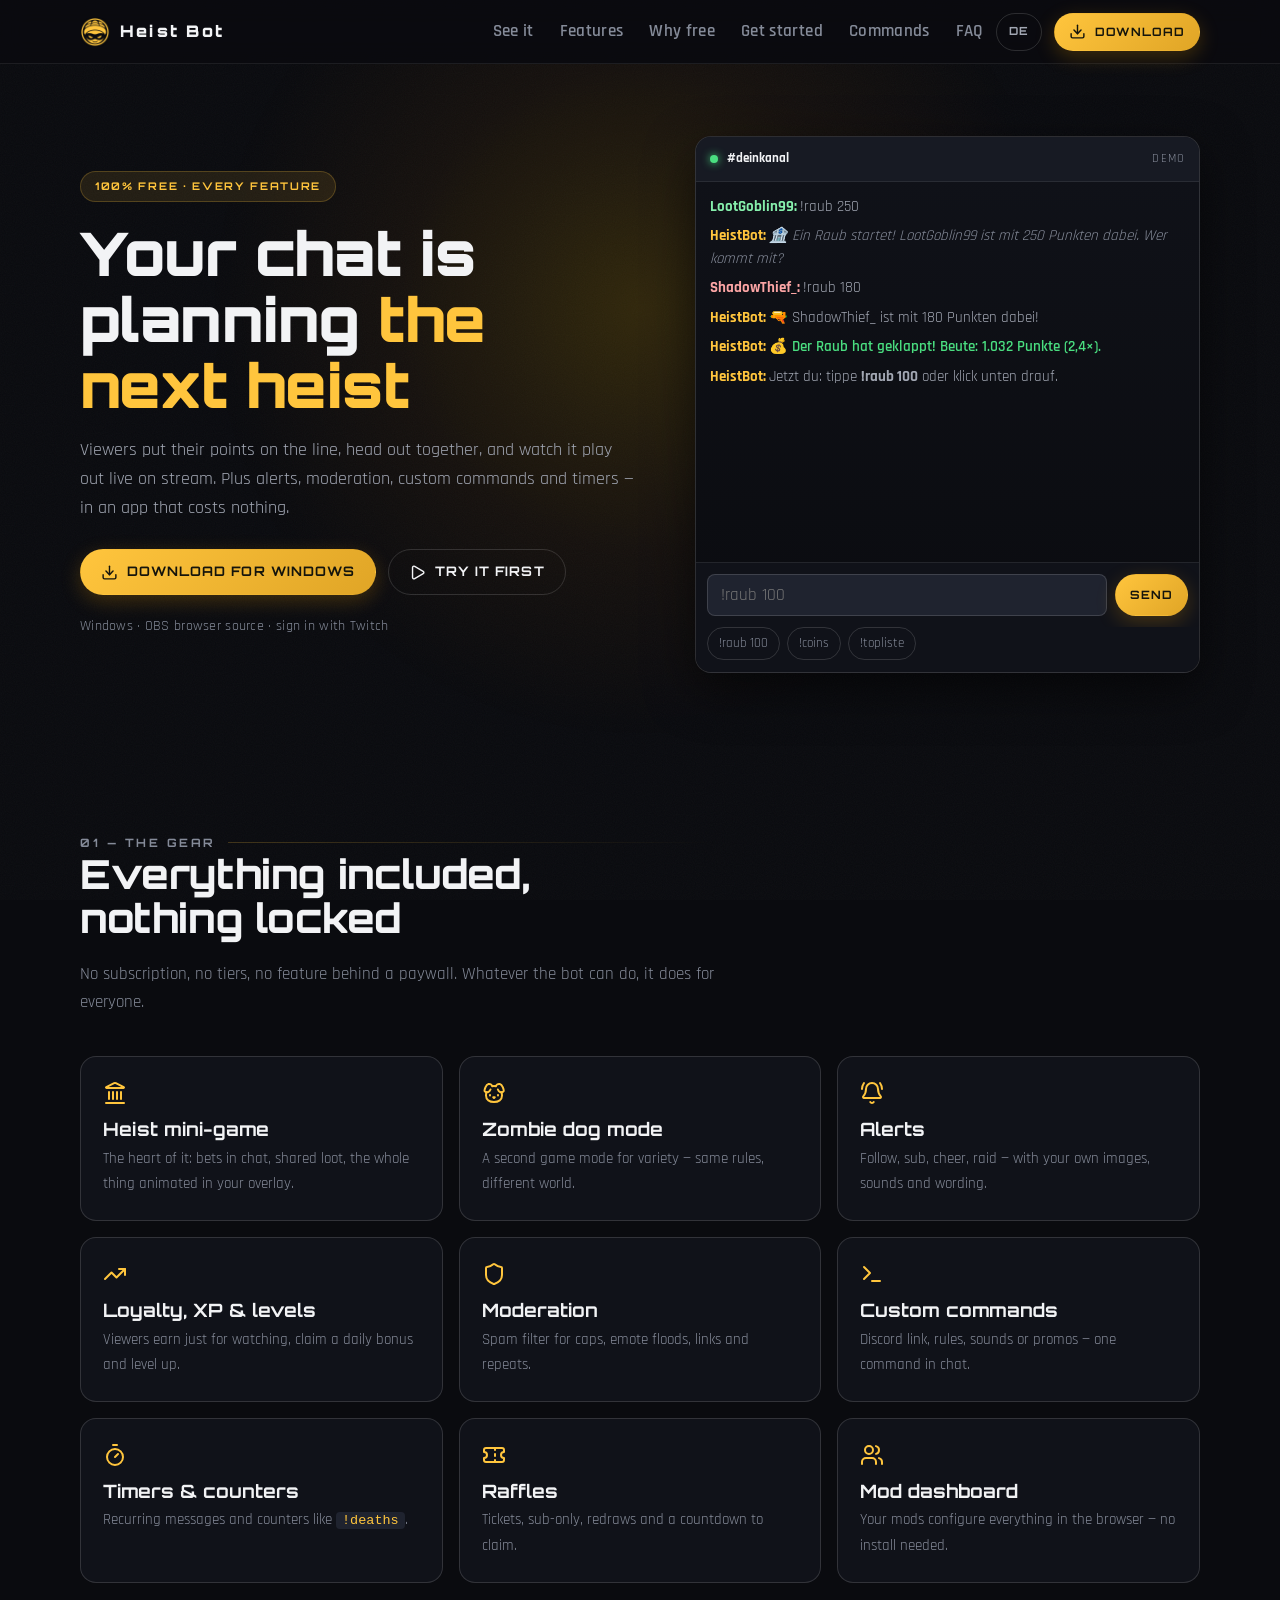
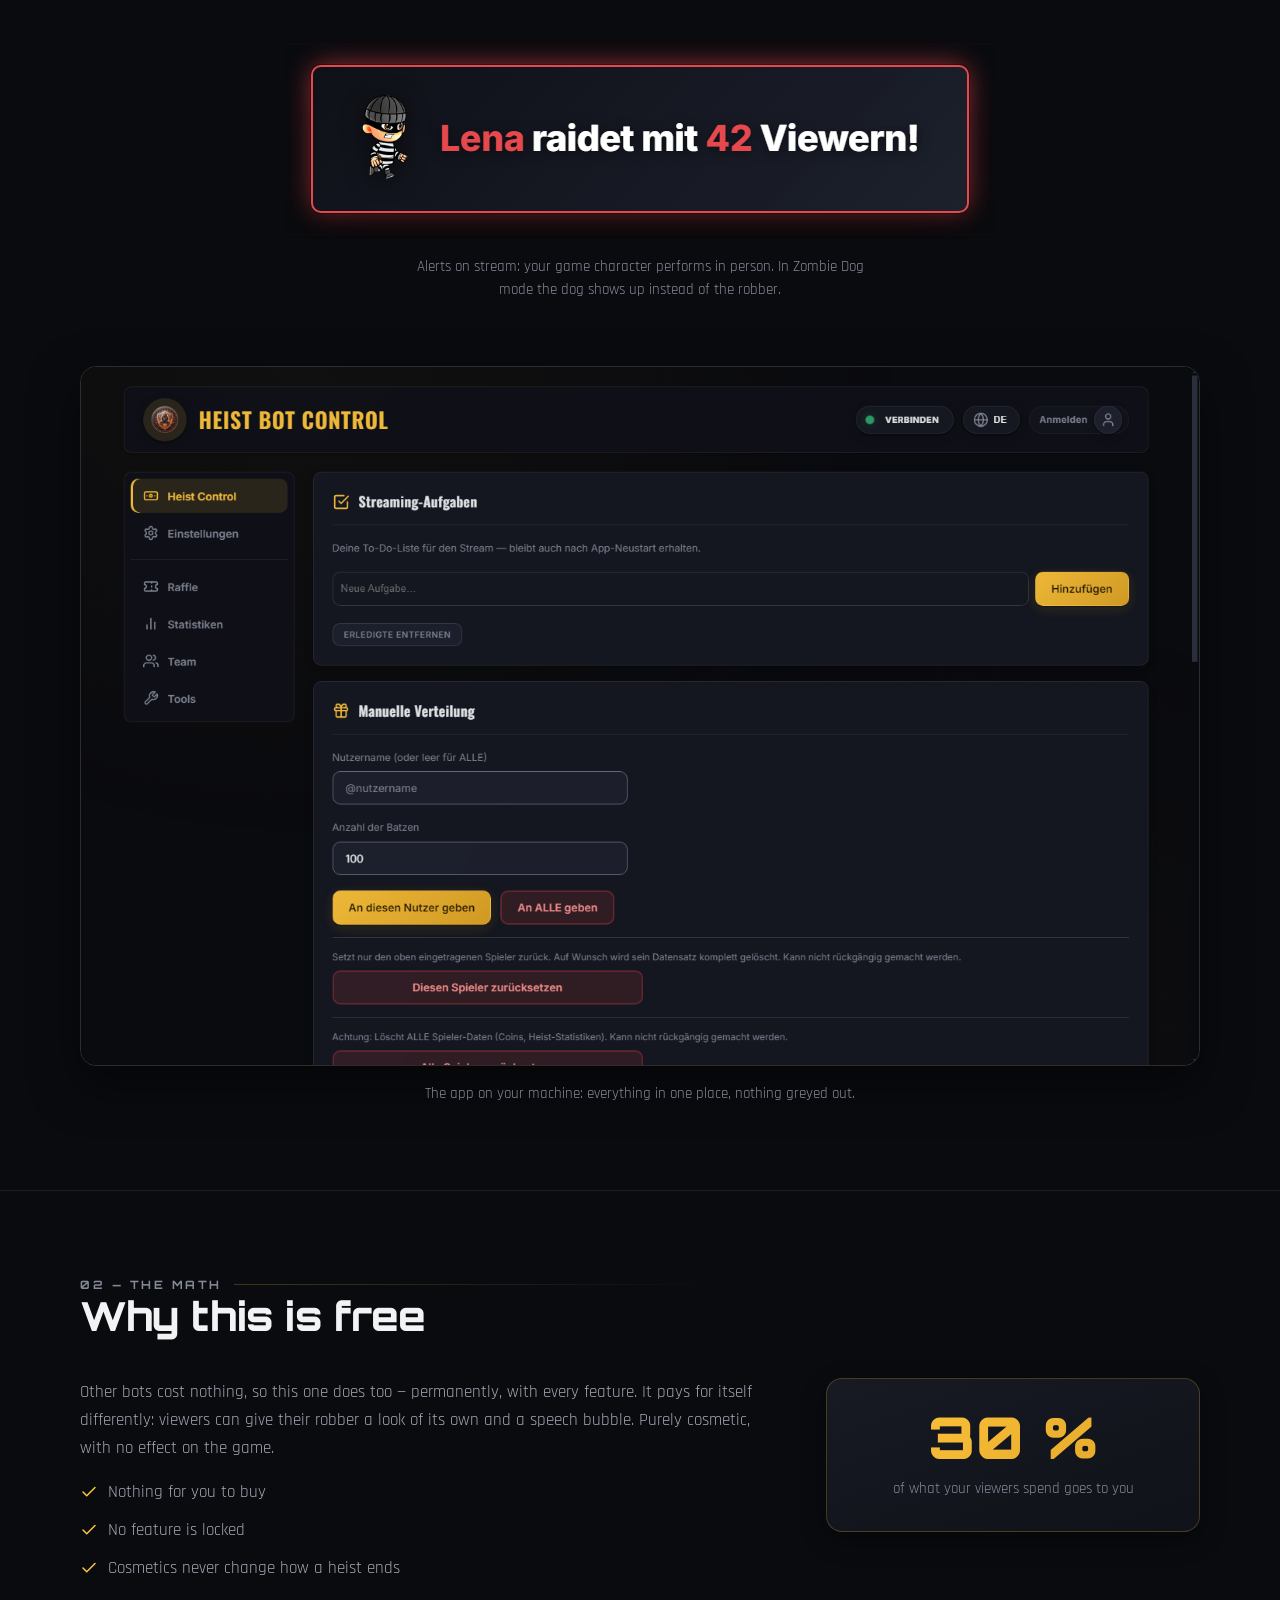
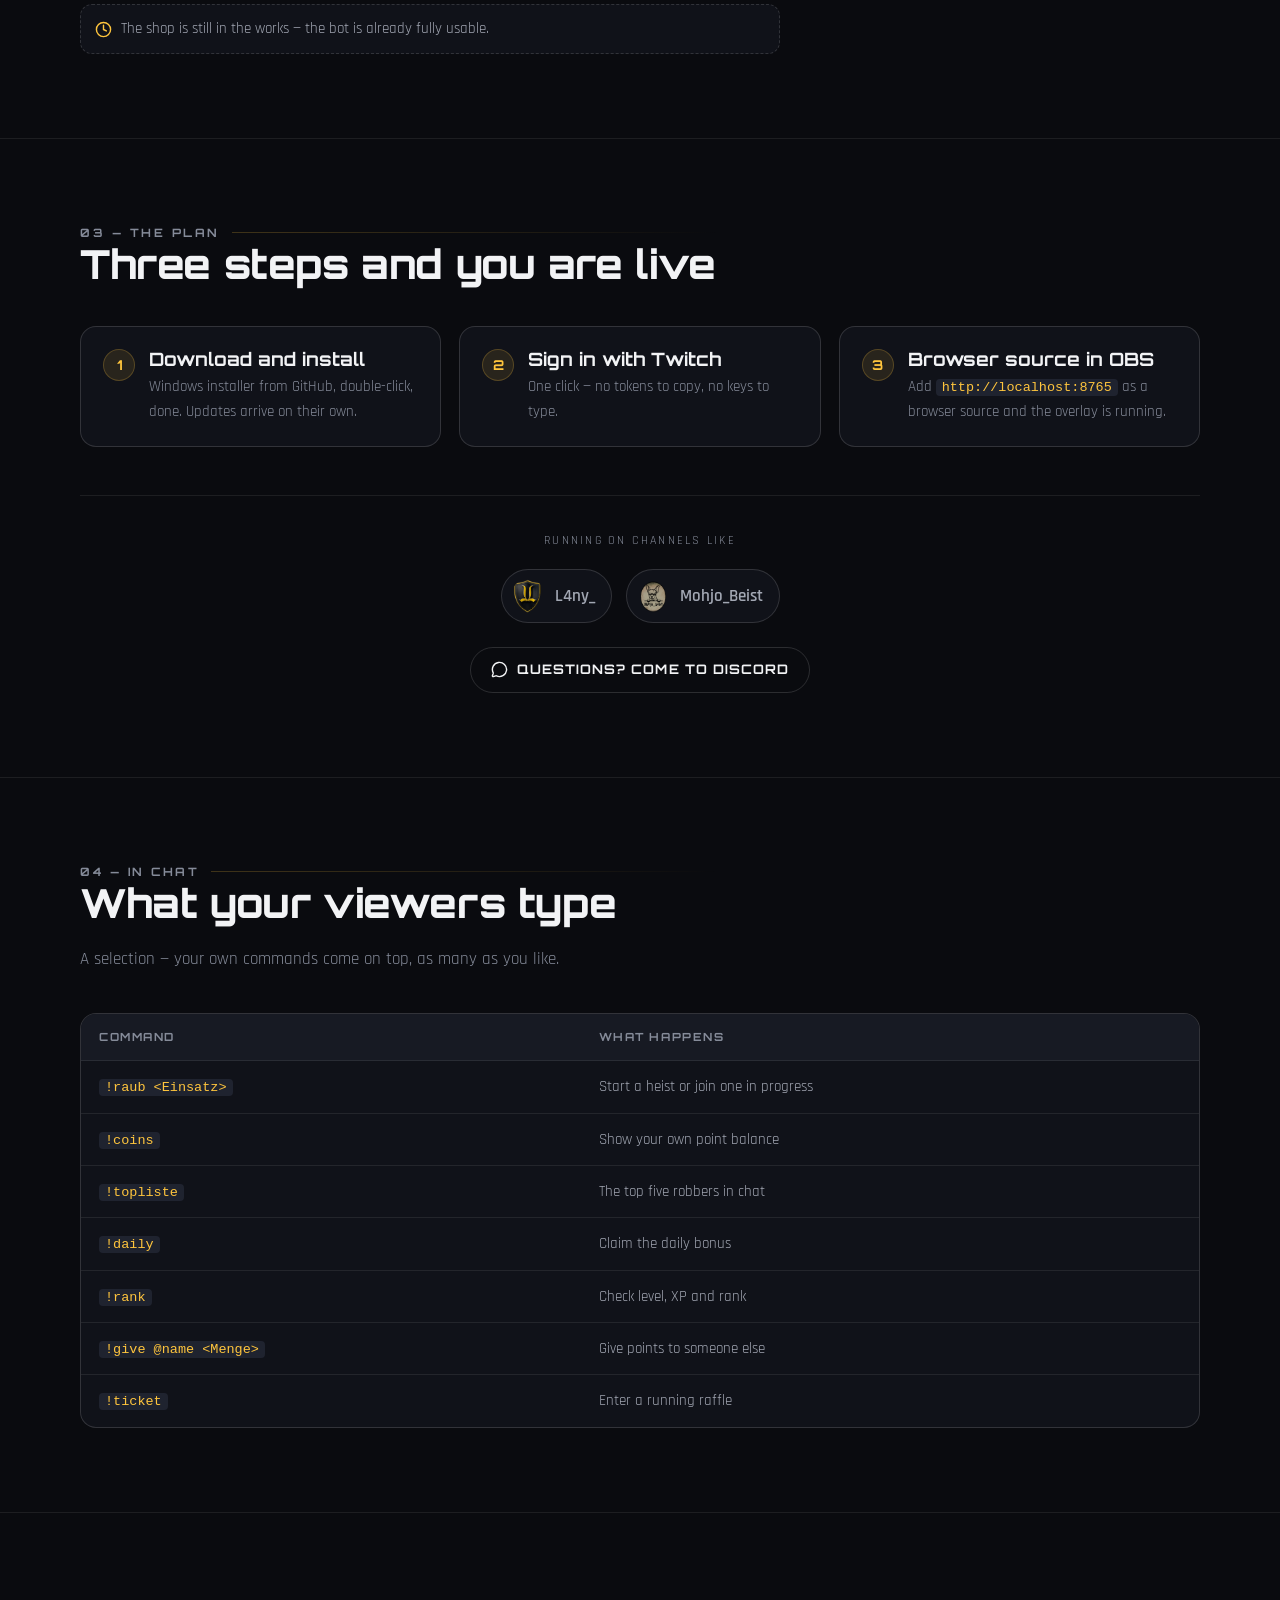
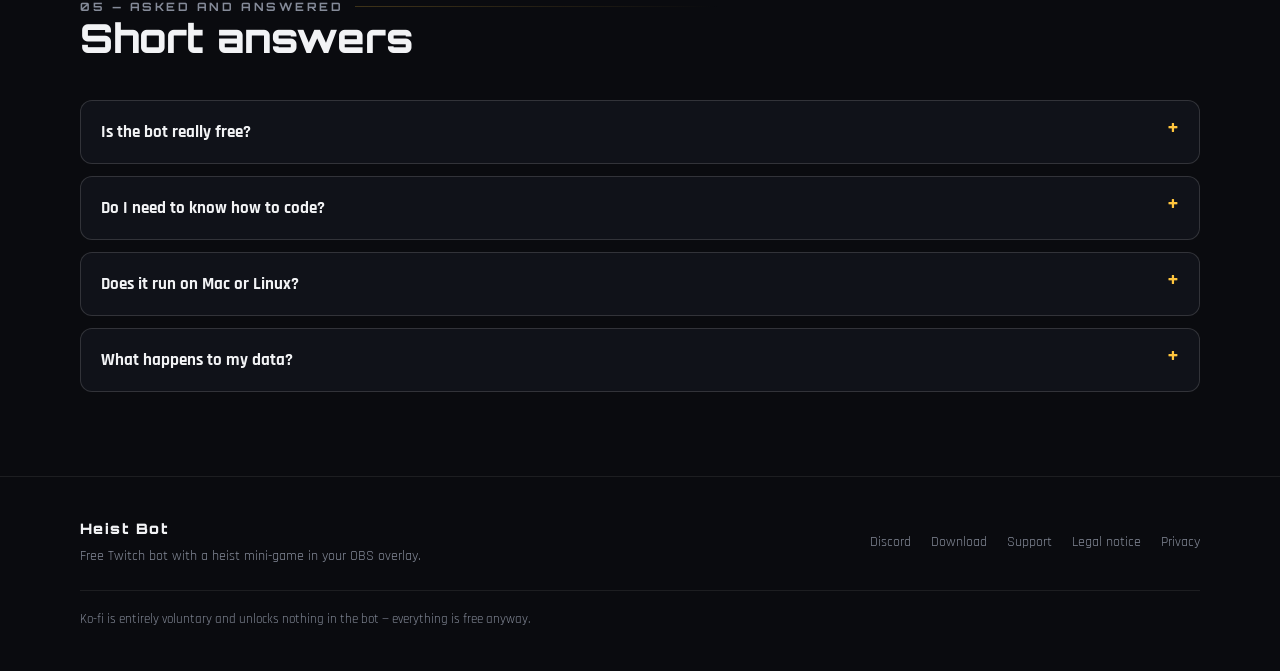
<file: index.html>
<!DOCTYPE html>
<html lang="de">
<head>
    <meta charset="UTF-8">
    <meta name="viewport" content="width=device-width, initial-scale=1.0">
    <title>Heist Bot — kostenloser Twitch-Bot mit Raub-Minispiel</title>
    <meta name="description" content="Dein Chat plant den nächsten Raub: Zuschauer setzen Punkte ein, ziehen gemeinsam los und sehen im Stream, wie es ausgeht. Dazu Alerts, Moderation, Custom Commands und Timer. 100 % kostenlos, alle Funktionen.">
    <meta name="keywords" content="Twitch Bot, Twitch Minispiel, Streamer Tools, OBS Overlay, Chat Spiel, Alerts, Moderation, kostenlos">
    <meta name="author" content="Benjamin Wascher">
    <meta name="robots" content="index, follow">
    <meta name="theme-color" content="#0a0a0f">

    <!-- Open Graph / Twitter -->
    <meta property="og:type" content="website">
    <meta property="og:url" content="https://www.heist-bot.pro">
    <meta property="og:title" content="Heist Bot — kostenloser Twitch-Bot mit Raub-Minispiel">
    <meta property="og:description" content="Dein Chat plant den nächsten Raub — sichtbar im Stream. 100 % kostenlos, alle Funktionen.">
    <!-- Bewusst KEIN Oberflaechen-Screenshot: die vorhandenen zeigen noch das
         abgeschaffte PRO-Modell. Diese Karte nutzt die echte Spielfigur und
         die aktuelle Produktpalette, veraltet also nicht mit jedem UI-Umbau.
         Neu bauen: tools/og-card.html + tools/capture-og.js. -->
    <meta property="og:image" content="https://www.heist-bot.pro/assets/og-image.png">
    <meta property="og:image:width" content="1200">
    <meta property="og:image:height" content="630">
    <meta property="og:image:alt" content="Heist Bot — der Räuber aus dem Stream-Overlay neben dem Schriftzug, mit dem Hinweis „100 % kostenlos“.">
    <meta property="twitter:card" content="summary_large_image">
    <meta property="twitter:url" content="https://www.heist-bot.pro">
    <meta property="twitter:title" content="Heist Bot — kostenloser Twitch-Bot mit Raub-Minispiel">
    <meta property="twitter:description" content="Dein Chat plant den nächsten Raub — sichtbar im Stream. 100 % kostenlos, alle Funktionen.">
    <meta property="twitter:image" content="https://www.heist-bot.pro/assets/og-image.png">

    <link rel="canonical" href="https://www.heist-bot.pro">
    <link rel="icon" type="image/png" href="assets/favicon.png">

    <!-- Schriften liegen lokal (assets/fonts/) — es wird NICHTS nachgeladen,
         wie es die Datenschutzerklärung zusagt. -->
    <link rel="stylesheet" href="assets/fonts.css">
    <link rel="stylesheet" href="assets/css/site.css">

    <script src="assets/js/lucide.min.js"></script>
    <script src="assets/js/i18n.js" defer></script>
    <script src="assets/js/app.js" defer></script>

    <script type="application/ld+json">
    {
      "@context": "https://schema.org",
      "@type": "SoftwareApplication",
      "name": "Heist Bot",
      "applicationCategory": "MultimediaApplication",
      "operatingSystem": "Windows",
      "description": "Kostenloser Twitch-Bot mit Raub-Minispiel im OBS-Overlay, Alerts, Moderation, Custom Commands und Timern.",
      "offers": { "@type": "Offer", "price": "0", "priceCurrency": "EUR" },
      "url": "https://www.heist-bot.pro"
    }
    </script>
</head>
<body>

<header class="kopf">
    <div class="container">
        <a class="marke" href="#top">
            <img src="assets/favicon.png" alt="">
            <span>Heist Bot</span>
        </a>

        <nav class="nav" aria-label="Hauptnavigation">
            <a href="#beweis" data-i18n="nav_beweis">Ansehen</a>
            <a href="#funktionen" data-i18n="nav_funktionen">Funktionen</a>
            <a href="#kostenlos" data-i18n="nav_kostenlos">Warum kostenlos</a>
            <a href="#start" data-i18n="nav_start">Loslegen</a>
            <a href="#befehle" data-i18n="nav_befehle">Befehle</a>
            <a href="#faq" data-i18n="nav_faq">FAQ</a>
        </nav>

        <button class="sprache" id="sprache" type="button" aria-label="Sprache wechseln / switch language">EN</button>

        <a class="knopf knopf-gold knopf-klein" href="https://github.com/Benjamin-Web/Heist_Bot_Updates/releases">
            <i data-lucide="download"></i>
            <span data-i18n="btn_download_kurz">Herunterladen</span>
        </a>

        <button class="hamburger" id="hamburger" type="button" aria-label="Menü öffnen" aria-expanded="false">
            <i data-lucide="menu"></i>
        </button>
    </div>
</header>

<nav class="mobilnav" id="mobilnav" aria-label="Menü">
    <a href="#beweis" data-i18n="nav_beweis">Ansehen</a>
    <a href="#funktionen" data-i18n="nav_funktionen">Funktionen</a>
    <a href="#kostenlos" data-i18n="nav_kostenlos">Warum kostenlos</a>
    <a href="#start" data-i18n="nav_start">Loslegen</a>
    <a href="#befehle" data-i18n="nav_befehle">Befehle</a>
    <a href="#faq" data-i18n="nav_faq">FAQ</a>
    <a class="knopf knopf-gold" href="https://github.com/Benjamin-Web/Heist_Bot_Updates/releases">
        <i data-lucide="download"></i>
        <span data-i18n="btn_download_kurz">Herunterladen</span>
    </a>
</nav>

<main id="top">
    <!-- ═══ Held ═══ -->
    <section class="held">
        <div class="container held-raster">
            <div class="held-text">
                <p class="kicker" data-i18n="held_kicker">100 % kostenlos · alle Funktionen</p>
                <h1 data-i18n="held_titel">Dein Chat plant den <span class="gold">nächsten Raub</span></h1>
                <p class="lede" data-i18n="held_lede">Zuschauer setzen ihre Punkte ein, ziehen gemeinsam los und sehen im Stream, wie es ausgeht. Dazu Alerts, Moderation, eigene Befehle und Timer — in einer App, die nichts kostet.</p>
                <div class="held-knoepfe">
                    <a class="knopf knopf-gold" href="https://github.com/Benjamin-Web/Heist_Bot_Updates/releases">
                        <i data-lucide="download"></i>
                        <span data-i18n="btn_download">Für Windows herunterladen</span>
                    </a>
                    <a class="knopf knopf-leer" href="#beweis">
                        <i data-lucide="play"></i>
                        <span data-i18n="btn_ansehen">Erst ausprobieren</span>
                    </a>
                </div>
                <p class="held-fuss" data-i18n="held_fuss">Windows · Browserquelle in OBS · Anmeldung mit Twitch</p>
            </div>

            <!-- Die Demo ist der Blickfang: echtes Verhalten statt Screenshot. -->
            <div class="held-demo" id="beweis">
                <div class="chatfenster">
                    <div class="chat-kopf">
                        <span class="chat-punkt"></span>
                        <span class="chat-titel">#deinkanal</span>
                        <span class="chat-meta" data-i18n="demo_meta">Demo</span>
                    </div>
                    <div class="chat-verlauf" id="chatVerlauf" aria-live="polite"></div>
                    <div class="chat-eingabe">
                        <input id="chatEingabe" type="text" autocomplete="off" spellcheck="false"
                               placeholder="!raub 100" data-i18n-attr="placeholder" data-i18n="demo_platzhalter">
                        <button class="knopf knopf-gold knopf-klein" id="chatSenden" type="button">
                            <span data-i18n="demo_senden">Senden</span>
                        </button>
                    </div>
                    <div class="chat-vorschlaege">
                        <button type="button" data-cmd="!raub 100">!raub 100</button>
                        <button type="button" data-cmd="!coins">!coins</button>
                        <button type="button" data-cmd="!topliste">!topliste</button>
                    </div>
                </div>
            </div>
        </div>
    </section>

    <!-- ═══ 01 Funktionen ═══ -->
    <section class="abschnitt" id="funktionen">
        <div class="container">
            <div class="abschnitt-kopf">
                <p class="marker"><span data-i18n="mk_funktionen">01 — Ausrüstung</span></p>
                <h2 data-i18n="fn_titel">Alles dabei, nichts gesperrt</h2>
                <p data-i18n="fn_lede">Kein Abo, keine Stufen, keine Funktion hinter einer Bezahlschranke. Was der Bot kann, kann er für jeden.</p>
            </div>

            <div class="karten">
                <article class="karte">
                    <i data-lucide="landmark"></i>
                    <h3 data-i18n="fn1_t">Raub-Minispiel</h3>
                    <p data-i18n="fn1_b">Der Kern: Einsatz im Chat, gemeinsame Beute, Animation im Overlay.</p>
                </article>
                <article class="karte">
                    <i data-lucide="dog"></i>
                    <h3 data-i18n="fn2_t">Zombie-Hunde-Modus</h3>
                    <p data-i18n="fn2_b">Zweiter Spielmodus für Abwechslung — gleiche Regeln, andere Welt.</p>
                </article>
                <article class="karte">
                    <i data-lucide="bell-ring"></i>
                    <h3 data-i18n="fn3_t">Alerts</h3>
                    <p data-i18n="fn3_b">Follow, Sub, Cheer, Raid — mit eigenen Bildern, Sounds und Texten.</p>
                </article>
                <article class="karte">
                    <i data-lucide="trending-up"></i>
                    <h3 data-i18n="fn4_t">Loyalty, XP &amp; Level</h3>
                    <p data-i18n="fn4_b">Zuschauer sammeln fürs Zuschauen, holen den Tagesbonus und steigen auf.</p>
                </article>
                <article class="karte">
                    <i data-lucide="shield"></i>
                    <h3 data-i18n="fn5_t">Moderation</h3>
                    <p data-i18n="fn5_b">Spam-Filter gegen Caps, Emote-Fluten, Links und Wiederholungen.</p>
                </article>
                <article class="karte">
                    <i data-lucide="terminal"></i>
                    <h3 data-i18n="fn6_t">Eigene Befehle</h3>
                    <p data-i18n="fn6_b">Discord-Link, Regeln, Sounds oder Werbung — auf einen Befehl im Chat.</p>
                </article>
                <article class="karte">
                    <i data-lucide="timer"></i>
                    <h3 data-i18n="fn7_t">Timer &amp; Counter</h3>
                    <p data-i18n="fn7_b">Wiederkehrende Nachrichten und Zähler wie <code>!deaths</code>.</p>
                </article>
                <article class="karte">
                    <i data-lucide="ticket"></i>
                    <h3 data-i18n="fn8_t">Verlosungen</h3>
                    <p data-i18n="fn8_b">Tickets, Sub-Only, Nachziehen und Countdown zum Einlösen.</p>
                </article>
                <article class="karte">
                    <i data-lucide="users"></i>
                    <h3 data-i18n="fn9_t">Mod-Dashboard</h3>
                    <p data-i18n="fn9_b">Deine Mods konfigurieren im Browser — ganz ohne Installation.</p>
                </article>
            </div>

            <!-- Beides sind echte Aufnahmen aus dem laufenden Produkt,
                 erzeugt mit tools/capture-shots.js. Bei jeder groesseren
                 Aenderung neu aufnehmen, statt sie veralten zu lassen. -->
            <div class="schaustuecke">
                <figure class="schaustueck">
                    <img src="assets/shots/alert-raeuber.png" width="710" height="200"
                         loading="lazy" decoding="async"
                         alt="Alert im Stream: der Räuber aus dem Spiel läuft neben der Meldung „Lena raidet mit 42 Viewern!“"
                         data-i18n="sc_alert_alt" data-i18n-attr="alt">
                    <figcaption data-i18n="sc_alert_b">Alerts im Stream: deine Spielfigur tritt selbst auf. Im Zombie-Hunde-Modus kommt statt des Räubers der Hund.</figcaption>
                </figure>

                <figure class="schaustueck schaustueck--fenster">
                    <img src="assets/shots/dashboard.png" width="1440" height="900"
                         loading="lazy" decoding="async"
                         alt="Das Heist-Bot-Fenster auf dem Rechner des Streamers mit Seitenleiste, Aufgabenliste und Münzverteilung"
                         data-i18n="sc_dash_alt" data-i18n-attr="alt">
                    <figcaption data-i18n="sc_dash_b">Die App auf deinem Rechner: alles an einem Ort, nichts ausgegraut.</figcaption>
                </figure>
            </div>
        </div>
    </section>

    <!-- ═══ 02 Warum kostenlos ═══ -->
    <section class="abschnitt" id="kostenlos">
        <div class="container">
            <div class="abschnitt-kopf">
                <p class="marker"><span data-i18n="mk_kostenlos">02 — Die Rechnung</span></p>
                <h2 data-i18n="kf_titel">Warum das kostenlos ist</h2>
            </div>

            <div class="rechnung">
                <div class="rechnung-text">
                    <p data-i18n="kf_p1">Andere Bots kosten nichts, also kostet dieser auch nichts — dauerhaft, mit allen Funktionen. Bezahlt wird es anders: Zuschauer können ihrer Räuber-Figur ein eigenes Aussehen und eine Sprechblase geben. Rein optisch, ohne Einfluss auf das Spiel.</p>
                    <ul class="haken">
                        <li><i data-lucide="check"></i><span data-i18n="kf_l1">Für dich gibt es nichts zu kaufen</span></li>
                        <li><i data-lucide="check"></i><span data-i18n="kf_l2">Keine Funktion ist gesperrt</span></li>
                        <li><i data-lucide="check"></i><span data-i18n="kf_l3">Kosmetik ändert nichts am Ausgang eines Raubs</span></li>
                    </ul>
                    <p class="status"><i data-lucide="clock"></i><span data-i18n="kf_status">Der Shop ist in Vorbereitung — der Bot ist jetzt schon vollständig nutzbar.</span></p>
                </div>

                <aside class="anteil">
                    <p class="anteil-zahl">30&nbsp;%</p>
                    <p class="anteil-text" data-i18n="kf_anteil">deines Zuschauer-Umsatzes gehen an dich</p>
                </aside>
            </div>
        </div>
    </section>

    <!-- ═══ 03 Loslegen ═══ -->
    <section class="abschnitt" id="start">
        <div class="container">
            <div class="abschnitt-kopf">
                <p class="marker"><span data-i18n="mk_start">03 — Der Plan</span></p>
                <h2 data-i18n="st_titel">In drei Schritten startklar</h2>
            </div>

            <ol class="schritte">
                <li>
                    <span class="schritt-nr">1</span>
                    <h3 data-i18n="st1_t">Herunterladen und installieren</h3>
                    <p data-i18n="st1_b">Windows-Installer von GitHub, Doppelklick, fertig. Updates kommen automatisch.</p>
                </li>
                <li>
                    <span class="schritt-nr">2</span>
                    <h3 data-i18n="st2_t">Mit Twitch anmelden</h3>
                    <p data-i18n="st2_b">Ein Klick — kein Token kopieren, kein Schlüssel eintippen.</p>
                </li>
                <li>
                    <span class="schritt-nr">3</span>
                    <h3 data-i18n="st3_t">Browserquelle in OBS</h3>
                    <p data-i18n="st3_b">Adresse <code>http://localhost:8765</code> als Browserquelle eintragen — das Overlay läuft.</p>
                </li>
            </ol>

            <div class="vertrauen">
                <p class="vertrauen-titel" data-i18n="vt_titel">Läuft unter anderem bei</p>
                <div class="partner">
                    <a href="https://twitch.tv/l4ny_" target="_blank" rel="noopener">
                        <img src="assets/partners/l4ny.png" alt="L4ny_" loading="lazy">
                        <span>L4ny_</span>
                    </a>
                    <a href="https://twitch.tv/mohjo_beist" target="_blank" rel="noopener">
                        <img src="assets/partners/mohjo.png" alt="Mohjo_Beist" loading="lazy">
                        <span>Mohjo_Beist</span>
                    </a>
                </div>
                <a class="knopf knopf-leer" href="https://discord.gg/FV83Fcu3V3" target="_blank" rel="noopener">
                    <i data-lucide="message-circle"></i>
                    <span data-i18n="vt_discord">Fragen? Ab in den Discord</span>
                </a>
            </div>
        </div>
    </section>

    <!-- ═══ 04 Befehle ═══ -->
    <section class="abschnitt" id="befehle">
        <div class="container">
            <div class="abschnitt-kopf">
                <p class="marker"><span data-i18n="mk_befehle">04 — Im Chat</span></p>
                <h2 data-i18n="bf_titel">Was deine Zuschauer tippen</h2>
                <p data-i18n="bf_lede">Eine Auswahl — eigene Befehle kommen dazu, so viele du willst.</p>
            </div>

            <div class="tabelle-rahmen">
                <table class="befehle">
                    <thead>
                        <tr>
                            <th data-i18n="bf_sp1">Befehl</th>
                            <th data-i18n="bf_sp2">Was passiert</th>
                        </tr>
                    </thead>
                    <tbody>
                        <tr><td><code>!raub &lt;Einsatz&gt;</code></td><td data-i18n="bf_r1">Raub starten oder einem laufenden beitreten</td></tr>
                        <tr><td><code>!coins</code></td><td data-i18n="bf_r2">Eigenen Punktestand anzeigen</td></tr>
                        <tr><td><code>!topliste</code></td><td data-i18n="bf_r3">Die besten fünf Räuber im Chat</td></tr>
                        <tr><td><code>!daily</code></td><td data-i18n="bf_r4">Tagesbonus abholen</td></tr>
                        <tr><td><code>!rank</code></td><td data-i18n="bf_r5">Level, XP und Rang abfragen</td></tr>
                        <tr><td><code>!give @name &lt;Menge&gt;</code></td><td data-i18n="bf_r6">Punkte verschenken</td></tr>
                        <tr><td><code>!ticket</code></td><td data-i18n="bf_r7">An einer laufenden Verlosung teilnehmen</td></tr>
                    </tbody>
                </table>
            </div>
        </div>
    </section>

    <!-- ═══ 05 FAQ ═══ -->
    <section class="abschnitt" id="faq">
        <div class="container">
            <div class="abschnitt-kopf">
                <p class="marker"><span data-i18n="mk_faq">05 — Nachgefragt</span></p>
                <h2 data-i18n="fq_titel">Kurz beantwortet</h2>
            </div>

            <div class="faq">
                <details>
                    <summary data-i18n="fq1_f">Kostet der Bot wirklich nichts?</summary>
                    <p data-i18n="fq1_a">Ja. Alle Funktionen sind enthalten, es gibt kein Abo und keinen Lizenzschlüssel. Geld verdient das Projekt über Kosmetik, die Zuschauer freiwillig kaufen — und davon bekommst du 30 %.</p>
                </details>
                <details>
                    <summary data-i18n="fq2_f">Brauche ich Programmierkenntnisse?</summary>
                    <p data-i18n="fq2_a">Nein. Installieren, mit Twitch anmelden, eine Browserquelle in OBS eintragen. Alles Weitere stellst du im Fenster der App ein.</p>
                </details>
                <details>
                    <summary data-i18n="fq3_f">Läuft das auch auf Mac oder Linux?</summary>
                    <p data-i18n="fq3_a">Derzeit nur unter Windows. Für andere Systeme gibt es aktuell keine Fassung.</p>
                </details>
                <details>
                    <summary data-i18n="fq4_f">Was passiert mit meinen Daten?</summary>
                    <p data-i18n="fq4_a">Das Spiel läuft auf deinem Rechner; in der Cloud liegen nur die Einstellungen, die du dort speicherst. Was genau gespeichert wird, steht in der Datenschutzerklärung.</p>
                </details>
            </div>
        </div>
    </section>
</main>

<footer class="fuss">
    <div class="container fuss-raster">
        <div>
            <p class="fuss-marke">Heist Bot</p>
            <p class="fuss-klein" data-i18n="fuss_claim">Kostenloser Twitch-Bot mit Raub-Minispiel im OBS-Overlay.</p>
        </div>
        <nav class="fuss-links" aria-label="Fußzeile">
            <a href="https://discord.gg/FV83Fcu3V3" target="_blank" rel="noopener">Discord</a>
            <a href="https://github.com/Benjamin-Web/Heist_Bot_Updates/releases" target="_blank" rel="noopener" data-i18n="fuss_download">Download</a>
            <a href="https://ko-fi.com/ronincannons" target="_blank" rel="noopener" data-i18n="fuss_kofi">Unterstützen</a>
            <a href="impressum.html" data-i18n="fuss_impressum">Impressum</a>
            <a href="datenschutz.html" data-i18n="fuss_datenschutz">Datenschutz</a>
        </nav>
    </div>
    <div class="container">
        <p class="fuss-klein fuss-spende" data-i18n="fuss_spende">Ko-fi ist freiwillig und bringt keine Vorteile im Bot — der ist ohnehin vollständig kostenlos.</p>
    </div>
</footer>

</body>
</html>
</file>
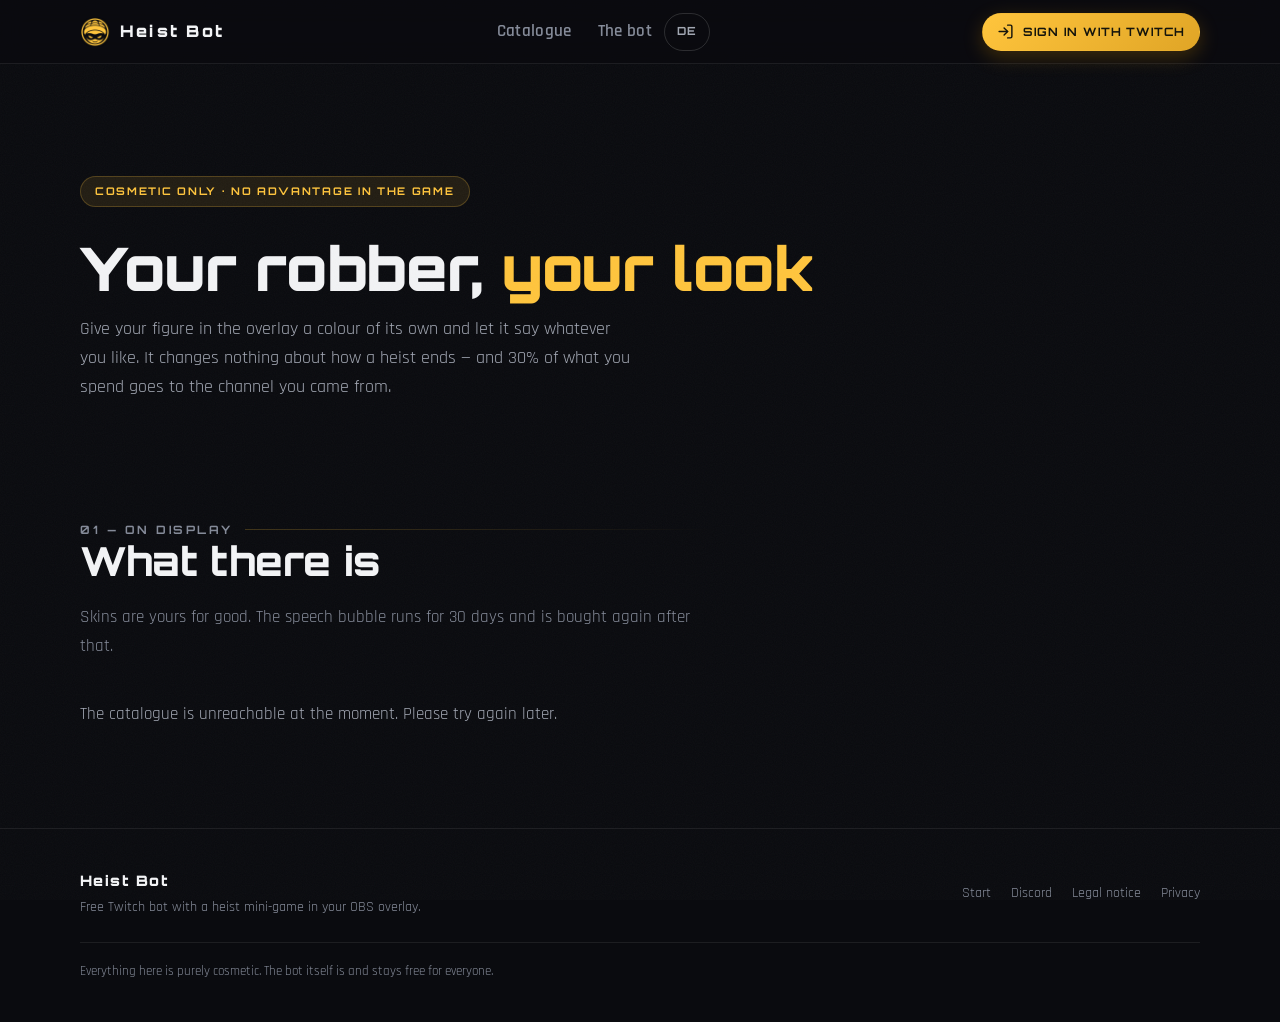
<file: shop/index.html>
<!DOCTYPE html>
<html lang="de">
<head>
    <meta charset="UTF-8">
    <meta name="viewport" content="width=device-width, initial-scale=1.0">
    <title>Shop — Heist Bot</title>
    <meta name="description" content="Gib deinem Räuber ein eigenes Aussehen und eine Sprechblase. Reine Kosmetik — am Ausgang eines Raubs ändert sie nichts.">
    <meta name="robots" content="index, follow">
    <meta name="theme-color" content="#0a0a0f">

    <meta property="og:type" content="website">
    <meta property="og:url" content="https://www.heist-bot.pro/shop/">
    <meta property="og:title" content="Shop — Heist Bot">
    <meta property="og:description" content="Eigenes Aussehen und eine Sprechblase für deinen Räuber. Reine Kosmetik.">
    <link rel="canonical" href="https://www.heist-bot.pro/shop/">
    <link rel="icon" type="image/png" href="../assets/favicon.png">

    <!-- Schriften liegen lokal — es wird nichts nachgeladen. -->
    <link rel="stylesheet" href="../assets/fonts.css">
    <link rel="stylesheet" href="../assets/css/site.css">
    <link rel="stylesheet" href="../assets/css/shop.css?v=1.14.6">

    <script src="../assets/js/lucide.min.js"></script>
    <script src="../assets/js/i18n-shop.js?v=1.14.6" defer></script>
    <script src="../assets/js/shop.js?v=1.14.6" defer></script>
</head>
<body>

<header class="kopf">
    <div class="container">
        <a class="marke" href="/">
            <img src="../assets/favicon.png" alt="">
            <span>Heist Bot</span>
        </a>

        <nav class="nav" aria-label="Hauptnavigation">
            <a href="#katalog" data-i18n="nav_katalog">Katalog</a>
            <a href="/#funktionen" data-i18n="nav_bot">Der Bot</a>
        </nav>

        <button class="sprache" id="sprache" type="button" aria-label="Sprache wechseln / switch language">EN</button>

        <div class="anmeldung">
            <button class="knopf knopf-gold knopf-klein" id="anmelden" type="button">
                <i data-lucide="log-in"></i>
                <span class="nur-breit" data-i18n="an_knopf">Mit Twitch anmelden</span>
                <span class="nur-schmal" data-i18n="an_knopf_kurz">Anmelden</span>
            </button>
            <span class="wer" id="wer" hidden>
                <span id="werName"></span>
                <button class="knopf knopf-leer knopf-klein" id="abmelden" type="button" data-i18n="an_abmelden">Abmelden</button>
            </span>
        </div>
    </div>
</header>

<main id="top">
    <!-- ═══ Kopfzeile des Shops ═══ -->
    <section class="shop-held">
        <div class="container">
            <p class="kicker" data-i18n="sh_kicker">Nur Kosmetik · kein Vorteil im Spiel</p>
            <h1 data-i18n="sh_titel">Dein Räuber, <span class="gold">dein Auftritt</span></h1>
            <p class="lede" data-i18n="sh_lede">Gib deiner Figur im Overlay eine eigene Farbe und lass sie sagen, was du willst. Am Ausgang eines Raubs ändert das nichts — und 30 % von dem, was du ausgibst, gehen an den Kanal, über den du hergekommen bist.</p>
            <p class="hinweis" id="hinweis" hidden></p>
        </div>
    </section>

    <!-- ═══ Katalog ═══ -->
    <section class="abschnitt" id="katalog">
        <div class="container">
            <div class="abschnitt-kopf">
                <p class="marker"><span data-i18n="mk_katalog">01 — Auslage</span></p>
                <h2 data-i18n="kat_titel">Was es gibt</h2>
                <p data-i18n="kat_lede">Skins bleiben dir dauerhaft. Die Sprechblase läuft 30 Tage und wird danach neu gekauft.</p>
            </div>

            <p id="katalogStatus" data-i18n="kat_laedt">Katalog wird geladen …</p>

            <h3 class="gruppe-titel" id="gruppeRaeuberTitel" hidden data-i18n="kat_gruppe_raeuber">Für Raub-Kanäle</h3>
            <div class="karten" id="katalogRaeuber"></div>

            <h3 class="gruppe-titel" id="gruppeHundeTitel" hidden data-i18n="kat_gruppe_hunde">Für Zombie-Hund-Kanäle</h3>
            <div class="karten" id="katalogHunde"></div>

            <h3 class="gruppe-titel" id="gruppeAlleTitel" hidden data-i18n="kat_gruppe_alle">Für jeden Kanal</h3>
            <div class="karten" id="katalogAlle"></div>
        </div>
    </section>

    <!-- ═══ Mein Räuber ═══ -->
    <section class="abschnitt" id="meins" hidden>
        <div class="container">
            <div class="abschnitt-kopf">
                <p class="marker"><span data-i18n="mk_meins">02 — Deine Sachen</span></p>
                <h2 data-i18n="mein_titel">Mein Räuber</h2>
                <p data-i18n="mein_lede">Ein Aussehen ist gleichzeitig aktiv. Der Wechsel gilt sofort, im nächsten Raub siehst du ihn. Effekte brauchen keine Auswahl — sie laufen, solange sie gültig sind.</p>
            </div>

            <p id="besitzLeer" hidden data-i18n="mein_leer">Du besitzt noch nichts — oben im Katalog findest du alles.</p>
            <div class="karten" id="besitzListe"></div>
        </div>
    </section>

    <!-- ═══ Meine Sprechblase ═══ -->
    <section class="abschnitt" id="blase" hidden>
        <div class="container">
            <div class="abschnitt-kopf">
                <p class="marker"><span data-i18n="mk_blase">03 — Deine Stimme</span></p>
                <h2 data-i18n="bl_titel">Meine Sprechblase</h2>
                <p data-i18n="bl_lede">Höchstens 60 Zeichen, keine Links. Der Text wird geprüft, bevor er im Stream auftaucht.</p>
            </div>

            <div class="blase-feld">
                <label class="blase-label" for="blaseText" data-i18n="bl_label">Dein Text</label>
                <div class="blase-eingabe">
                    <input id="blaseText" type="text" maxlength="60" autocomplete="off"
                           placeholder="Ich bin dann mal reich." data-i18n-attr="placeholder" data-i18n="bl_platzhalter">
                    <button class="knopf knopf-gold knopf-klein" id="blaseSpeichern" type="button" data-i18n="bl_speichern">Speichern</button>
                </div>
                <div class="blase-zeile">
                    <span id="blaseZaehler">0/60</span>
                    <span id="blaseRest"></span>
                </div>
                <p id="blaseStatus" class="blase-status"></p>
            </div>
        </div>
    </section>
</main>

<footer class="fuss">
    <div class="container fuss-raster">
        <div>
            <p class="fuss-marke">Heist Bot</p>
            <p class="fuss-klein" data-i18n="fuss_claim">Kostenloser Twitch-Bot mit Raub-Minispiel im OBS-Overlay.</p>
        </div>
        <nav class="fuss-links" aria-label="Fußzeile">
            <a href="/">Start</a>
            <a href="https://discord.gg/FV83Fcu3V3" target="_blank" rel="noopener">Discord</a>
            <a href="/impressum.html" data-i18n="fuss_impressum">Impressum</a>
            <a href="/datenschutz.html" data-i18n="fuss_datenschutz">Datenschutz</a>
        </nav>
    </div>
    <div class="container">
        <p class="fuss-klein fuss-spende" data-i18n="fuss_kosmetik">Alles hier ist reine Kosmetik. Der Bot selbst ist und bleibt für alle kostenlos.</p>
    </div>
</footer>

</body>
</html>
</file>
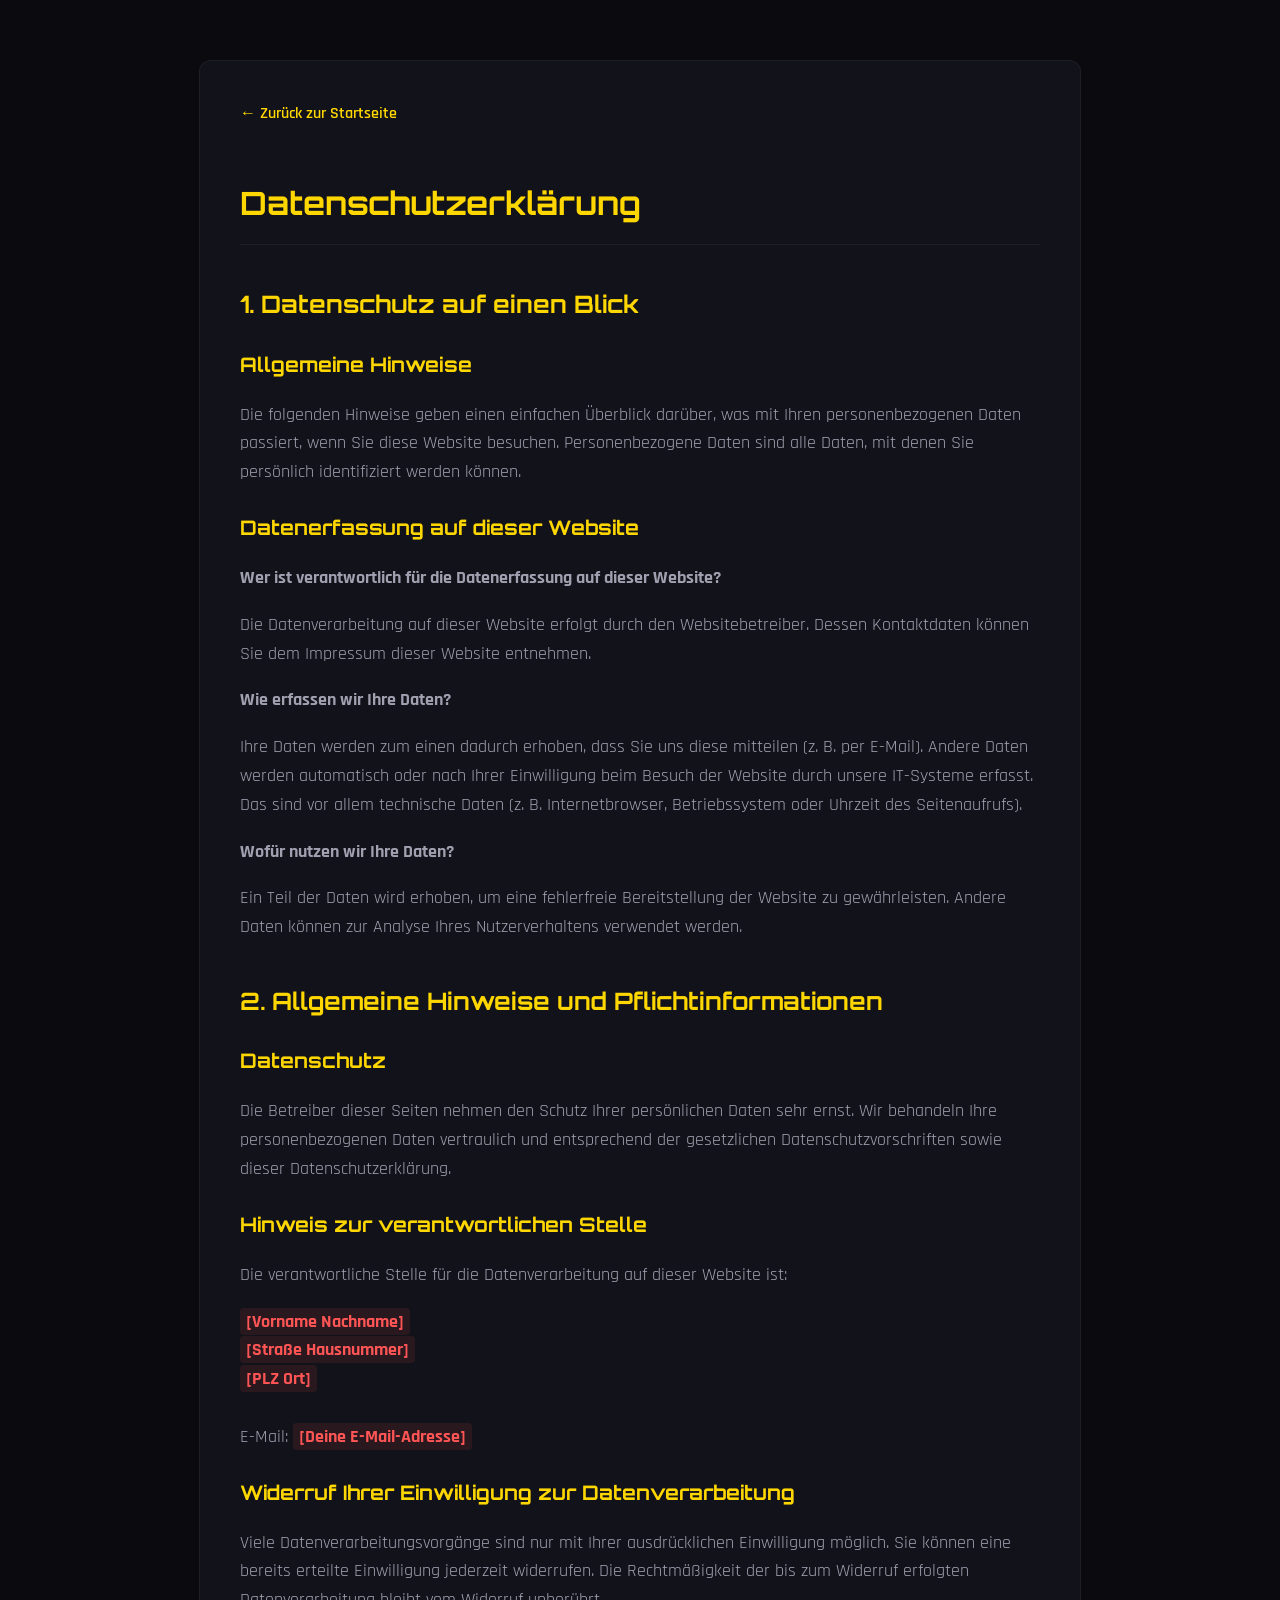
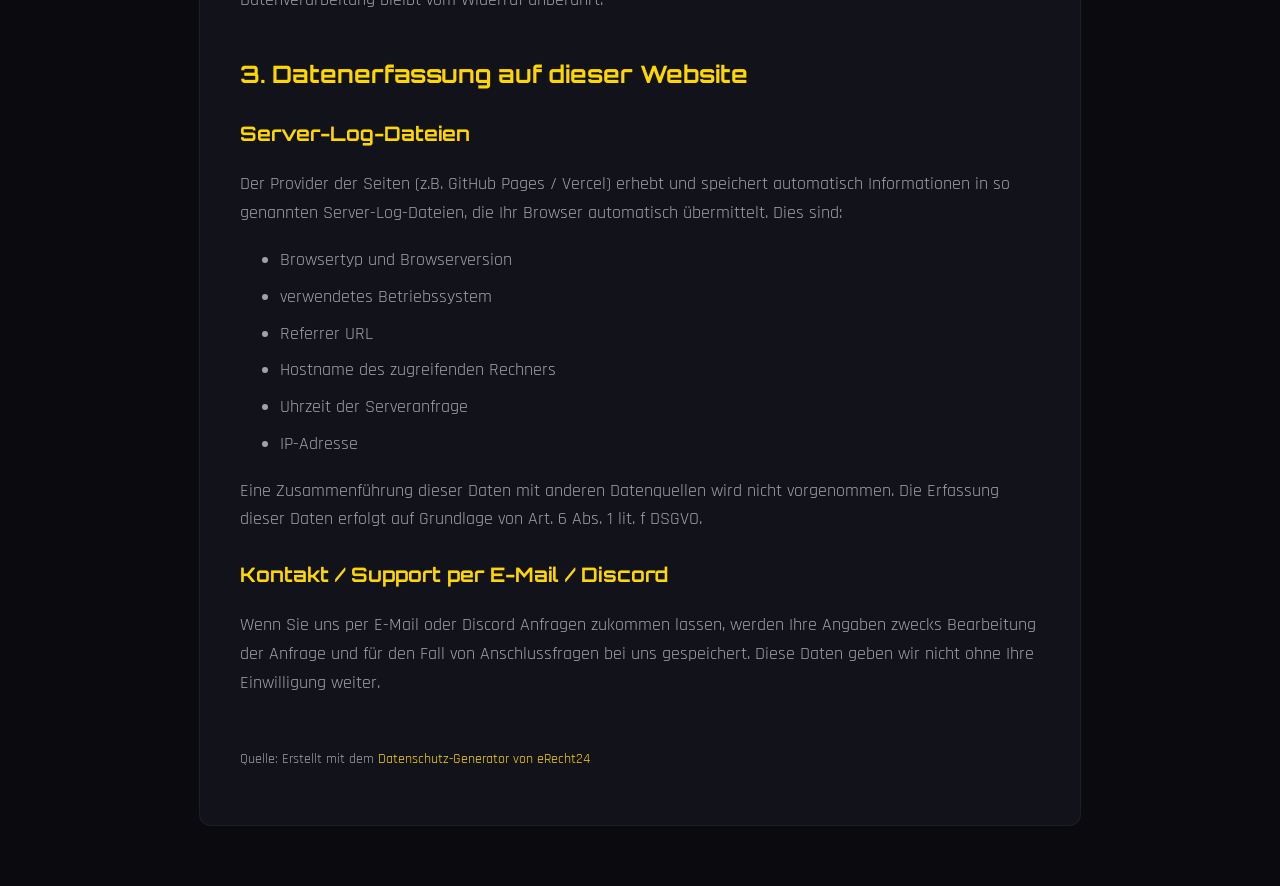
<file: datenschutz.html>
<!DOCTYPE html>
<html lang="de">
<head>
    <meta charset="UTF-8">
    <meta name="viewport" content="width=device-width, initial-scale=1.0">
    <title>Datenschutzerklärung | Heist Bot</title>
    <link rel="icon" type="image/png" href="assets/favicon.png">
    <link href="https://fonts.googleapis.com/css2?family=Rajdhani:wght@400;500;600;700&family=Orbitron:wght@400;500;600;700;800;900&display=swap" rel="stylesheet">
    <style>
        :root {
            --md3-primary: #ffd700;
            --md3-surface: #0a0a0f;
            --md3-surface-container: #12121a;
            --md3-outline-variant: rgba(255, 255, 255, 0.05);
            --text-primary: #ffffff;
            --text-secondary: #a0a0b0;
        }
        body { 
            font-family: 'Rajdhani', sans-serif; 
            background: var(--md3-surface); 
            color: var(--text-primary); 
            line-height: 1.6;
            margin: 0;
            padding: 0;
        }
        .container {
            max-width: 800px;
            margin: 60px auto;
            padding: 40px;
            background: var(--md3-surface-container);
            border-radius: 12px;
            border: 1px solid var(--md3-outline-variant);
        }
        h1, h2, h3 { font-family: 'Orbitron', sans-serif; color: var(--md3-primary); }
        h1 { font-size: 32px; border-bottom: 1px solid var(--md3-outline-variant); padding-bottom: 15px; margin-bottom: 30px;}
        h2 { font-size: 24px; margin-top: 40px; }
        h3 { font-size: 20px; margin-top: 25px; }
        p, ul { color: var(--text-secondary); font-size: 18px; margin-bottom: 15px; }
        li { margin-bottom: 8px; }
        a { color: var(--md3-primary); text-decoration: none; }
        a:hover { text-decoration: underline; }
        .back-link { display: inline-block; margin-bottom: 30px; font-weight: 600; }
        .placeholder { color: #ff5555; font-weight: bold; background: rgba(255,85,85,0.1); padding: 2px 6px; border-radius: 4px; }
    </style>
</head>
<body>
    <div class="container">
        <a href="index.html" class="back-link">&larr; Zurück zur Startseite</a>
        
        <h1>Datenschutzerklärung</h1>

        <h2>1. Datenschutz auf einen Blick</h2>
        <h3>Allgemeine Hinweise</h3>
        <p>Die folgenden Hinweise geben einen einfachen Überblick darüber, was mit Ihren personenbezogenen Daten passiert, wenn Sie diese Website besuchen. Personenbezogene Daten sind alle Daten, mit denen Sie persönlich identifiziert werden können.</p>

        <h3>Datenerfassung auf dieser Website</h3>
        <p><strong>Wer ist verantwortlich für die Datenerfassung auf dieser Website?</strong></p>
        <p>Die Datenverarbeitung auf dieser Website erfolgt durch den Websitebetreiber. Dessen Kontaktdaten können Sie dem Impressum dieser Website entnehmen.</p>

        <p><strong>Wie erfassen wir Ihre Daten?</strong></p>
        <p>Ihre Daten werden zum einen dadurch erhoben, dass Sie uns diese mitteilen (z. B. per E-Mail). Andere Daten werden automatisch oder nach Ihrer Einwilligung beim Besuch der Website durch unsere IT-Systeme erfasst. Das sind vor allem technische Daten (z. B. Internetbrowser, Betriebssystem oder Uhrzeit des Seitenaufrufs).</p>

        <p><strong>Wofür nutzen wir Ihre Daten?</strong></p>
        <p>Ein Teil der Daten wird erhoben, um eine fehlerfreie Bereitstellung der Website zu gewährleisten. Andere Daten können zur Analyse Ihres Nutzerverhaltens verwendet werden.</p>

        <h2>2. Allgemeine Hinweise und Pflichtinformationen</h2>
        <h3>Datenschutz</h3>
        <p>Die Betreiber dieser Seiten nehmen den Schutz Ihrer persönlichen Daten sehr ernst. Wir behandeln Ihre personenbezogenen Daten vertraulich und entsprechend der gesetzlichen Datenschutzvorschriften sowie dieser Datenschutzerklärung.</p>

        <h3>Hinweis zur verantwortlichen Stelle</h3>
        <p>Die verantwortliche Stelle für die Datenverarbeitung auf dieser Website ist:</p>
        <p>
            <span class="placeholder">[Vorname Nachname]</span><br>
            <span class="placeholder">[Straße Hausnummer]</span><br>
            <span class="placeholder">[PLZ Ort]</span><br>
            <br>
            E-Mail: <span class="placeholder">[Deine E-Mail-Adresse]</span>
        </p>

        <h3>Widerruf Ihrer Einwilligung zur Datenverarbeitung</h3>
        <p>Viele Datenverarbeitungsvorgänge sind nur mit Ihrer ausdrücklichen Einwilligung möglich. Sie können eine bereits erteilte Einwilligung jederzeit widerrufen. Die Rechtmäßigkeit der bis zum Widerruf erfolgten Datenverarbeitung bleibt vom Widerruf unberührt.</p>

        <h2>3. Datenerfassung auf dieser Website</h2>
        <h3>Server-Log-Dateien</h3>
        <p>Der Provider der Seiten (z.B. GitHub Pages / Vercel) erhebt und speichert automatisch Informationen in so genannten Server-Log-Dateien, die Ihr Browser automatisch übermittelt. Dies sind:</p>
        <ul>
            <li>Browsertyp und Browserversion</li>
            <li>verwendetes Betriebssystem</li>
            <li>Referrer URL</li>
            <li>Hostname des zugreifenden Rechners</li>
            <li>Uhrzeit der Serveranfrage</li>
            <li>IP-Adresse</li>
        </ul>
        <p>Eine Zusammenführung dieser Daten mit anderen Datenquellen wird nicht vorgenommen. Die Erfassung dieser Daten erfolgt auf Grundlage von Art. 6 Abs. 1 lit. f DSGVO.</p>

        <h3>Kontakt / Support per E-Mail / Discord</h3>
        <p>Wenn Sie uns per E-Mail oder Discord Anfragen zukommen lassen, werden Ihre Angaben zwecks Bearbeitung der Anfrage und für den Fall von Anschlussfragen bei uns gespeichert. Diese Daten geben wir nicht ohne Ihre Einwilligung weiter.</p>

        <p style="margin-top: 50px; font-size: 14px;">Quelle: Erstellt mit dem <a href="https://www.e-recht24.de" target="_blank" rel="noopener">Datenschutz-Generator von eRecht24</a></p>
    </div>
</body>
</html>
</file>
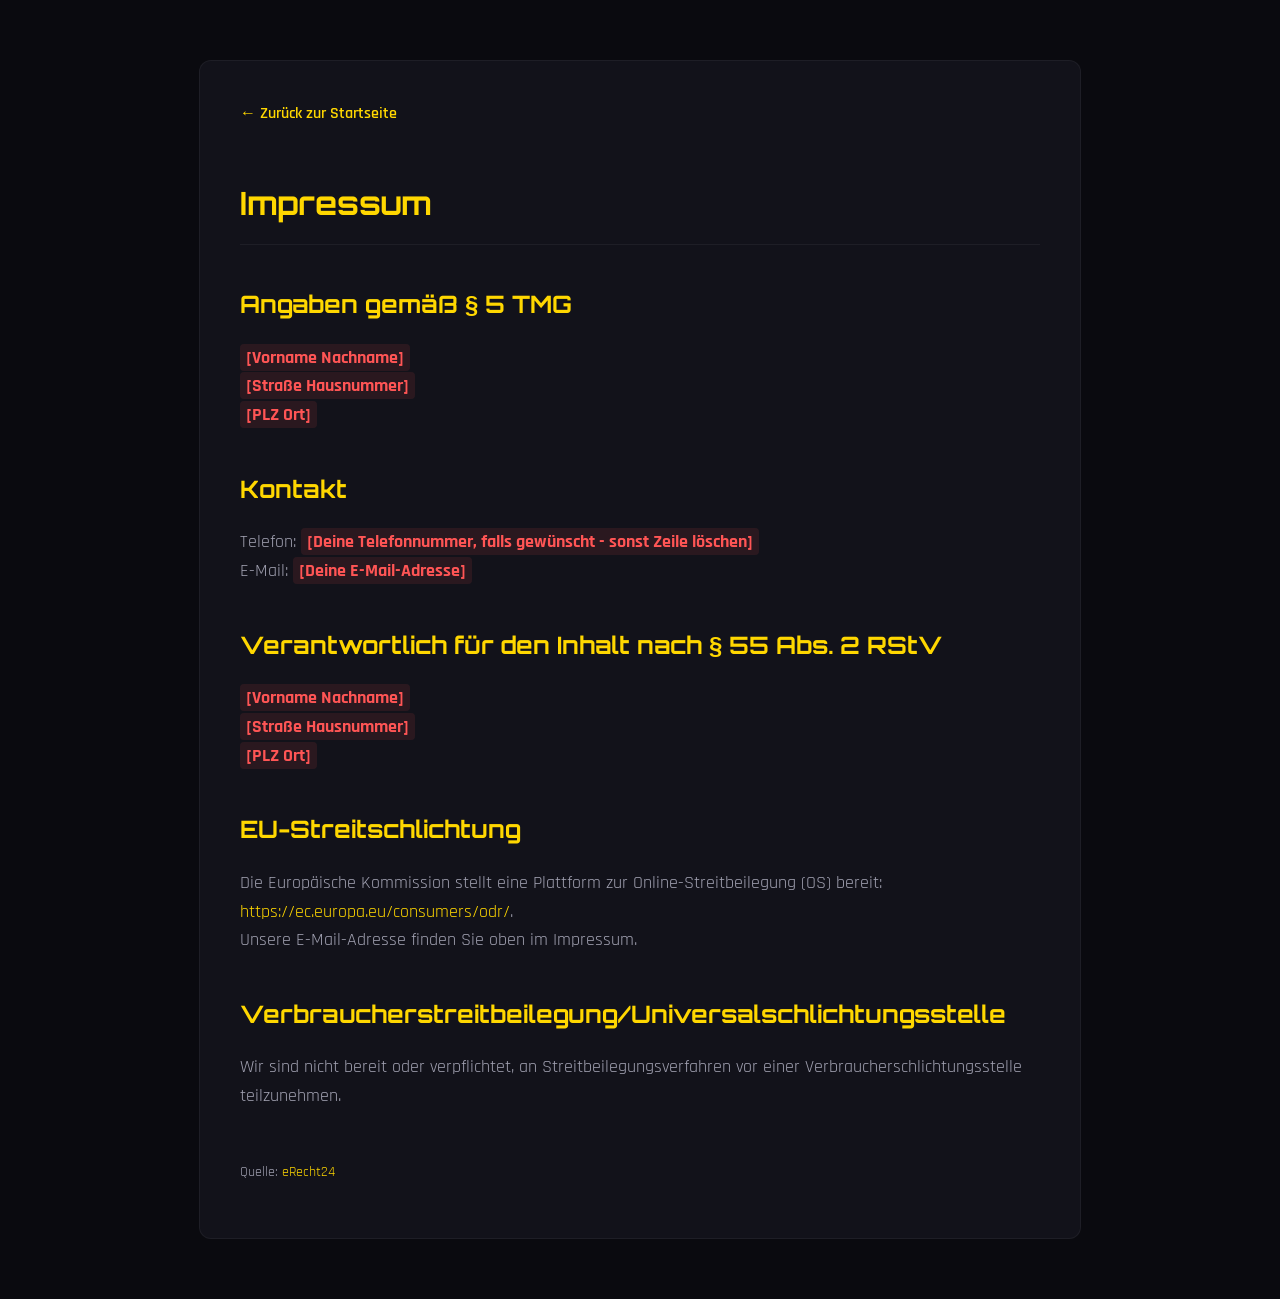
<file: impressum.html>
<!DOCTYPE html>
<html lang="de">
<head>
    <meta charset="UTF-8">
    <meta name="viewport" content="width=device-width, initial-scale=1.0">
    <title>Impressum | Heist Bot</title>
    <link rel="icon" type="image/png" href="assets/favicon.png">
    <link href="https://fonts.googleapis.com/css2?family=Rajdhani:wght@400;500;600;700&family=Orbitron:wght@400;500;600;700;800;900&display=swap" rel="stylesheet">
    <style>
        :root {
            --md3-primary: #ffd700;
            --md3-surface: #0a0a0f;
            --md3-surface-container: #12121a;
            --md3-outline-variant: rgba(255, 255, 255, 0.05);
            --text-primary: #ffffff;
            --text-secondary: #a0a0b0;
        }
        body { 
            font-family: 'Rajdhani', sans-serif; 
            background: var(--md3-surface); 
            color: var(--text-primary); 
            line-height: 1.6;
            margin: 0;
            padding: 0;
        }
        .container {
            max-width: 800px;
            margin: 60px auto;
            padding: 40px;
            background: var(--md3-surface-container);
            border-radius: 12px;
            border: 1px solid var(--md3-outline-variant);
        }
        h1, h2 { font-family: 'Orbitron', sans-serif; color: var(--md3-primary); }
        h1 { font-size: 32px; border-bottom: 1px solid var(--md3-outline-variant); padding-bottom: 15px; margin-bottom: 30px;}
        h2 { font-size: 24px; margin-top: 40px; }
        p { color: var(--text-secondary); font-size: 18px; margin-bottom: 15px; }
        a { color: var(--md3-primary); text-decoration: none; }
        a:hover { text-decoration: underline; }
        .back-link { display: inline-block; margin-bottom: 30px; font-weight: 600; }
        .placeholder { color: #ff5555; font-weight: bold; background: rgba(255,85,85,0.1); padding: 2px 6px; border-radius: 4px; }
    </style>
</head>
<body>
    <div class="container">
        <a href="index.html" class="back-link">&larr; Zurück zur Startseite</a>
        
        <h1>Impressum</h1>

        <h2>Angaben gemäß § 5 TMG</h2>
        <p>
            <span class="placeholder">[Vorname Nachname]</span><br>
            <span class="placeholder">[Straße Hausnummer]</span><br>
            <span class="placeholder">[PLZ Ort]</span>
        </p>

        <h2>Kontakt</h2>
        <p>
            Telefon: <span class="placeholder">[Deine Telefonnummer, falls gewünscht - sonst Zeile löschen]</span><br>
            E-Mail: <span class="placeholder">[Deine E-Mail-Adresse]</span>
        </p>

        <h2>Verantwortlich für den Inhalt nach § 55 Abs. 2 RStV</h2>
        <p>
            <span class="placeholder">[Vorname Nachname]</span><br>
            <span class="placeholder">[Straße Hausnummer]</span><br>
            <span class="placeholder">[PLZ Ort]</span>
        </p>

        <h2>EU-Streitschlichtung</h2>
        <p>Die Europäische Kommission stellt eine Plattform zur Online-Streitbeilegung (OS) bereit: <a href="https://ec.europa.eu/consumers/odr/" target="_blank" rel="noopener noreferrer">https://ec.europa.eu/consumers/odr/</a>.<br> Unsere E-Mail-Adresse finden Sie oben im Impressum.</p>

        <h2>Verbraucher­streit­beilegung/Universal­schlichtungs­stelle</h2>
        <p>Wir sind nicht bereit oder verpflichtet, an Streitbeilegungsverfahren vor einer Verbraucherschlichtungsstelle teilzunehmen.</p>

        <p style="margin-top: 50px; font-size: 14px;">Quelle: <a href="https://www.e-recht24.de" target="_blank" rel="noopener">eRecht24</a></p>
    </div>
</body>
</html>
</file>
<file: assets/fonts.css>
/* latin */
@font-face {
  font-family: 'Orbitron';
  font-style: normal;
  font-weight: 400;
  font-display: swap;
  src: url(fonts/yMJRMIlzdpvBhQQL_Qq7dy0.woff2) format('woff2');
  unicode-range: U+0000-00FF, U+0131, U+0152-0153, U+02BB-02BC, U+02C6, U+02DA, U+02DC, U+0304, U+0308, U+0329, U+2000-206F, U+20AC, U+2122, U+2191, U+2193, U+2212, U+2215, U+FEFF, U+FFFD;
}
/* latin */
@font-face {
  font-family: 'Orbitron';
  font-style: normal;
  font-weight: 500;
  font-display: swap;
  src: url(fonts/yMJRMIlzdpvBhQQL_Qq7dy0.woff2) format('woff2');
  unicode-range: U+0000-00FF, U+0131, U+0152-0153, U+02BB-02BC, U+02C6, U+02DA, U+02DC, U+0304, U+0308, U+0329, U+2000-206F, U+20AC, U+2122, U+2191, U+2193, U+2212, U+2215, U+FEFF, U+FFFD;
}
/* latin */
@font-face {
  font-family: 'Orbitron';
  font-style: normal;
  font-weight: 600;
  font-display: swap;
  src: url(fonts/yMJRMIlzdpvBhQQL_Qq7dy0.woff2) format('woff2');
  unicode-range: U+0000-00FF, U+0131, U+0152-0153, U+02BB-02BC, U+02C6, U+02DA, U+02DC, U+0304, U+0308, U+0329, U+2000-206F, U+20AC, U+2122, U+2191, U+2193, U+2212, U+2215, U+FEFF, U+FFFD;
}
/* latin */
@font-face {
  font-family: 'Orbitron';
  font-style: normal;
  font-weight: 700;
  font-display: swap;
  src: url(fonts/yMJRMIlzdpvBhQQL_Qq7dy0.woff2) format('woff2');
  unicode-range: U+0000-00FF, U+0131, U+0152-0153, U+02BB-02BC, U+02C6, U+02DA, U+02DC, U+0304, U+0308, U+0329, U+2000-206F, U+20AC, U+2122, U+2191, U+2193, U+2212, U+2215, U+FEFF, U+FFFD;
}
/* latin */
@font-face {
  font-family: 'Orbitron';
  font-style: normal;
  font-weight: 800;
  font-display: swap;
  src: url(fonts/yMJRMIlzdpvBhQQL_Qq7dy0.woff2) format('woff2');
  unicode-range: U+0000-00FF, U+0131, U+0152-0153, U+02BB-02BC, U+02C6, U+02DA, U+02DC, U+0304, U+0308, U+0329, U+2000-206F, U+20AC, U+2122, U+2191, U+2193, U+2212, U+2215, U+FEFF, U+FFFD;
}
/* latin */
@font-face {
  font-family: 'Orbitron';
  font-style: normal;
  font-weight: 900;
  font-display: swap;
  src: url(fonts/yMJRMIlzdpvBhQQL_Qq7dy0.woff2) format('woff2');
  unicode-range: U+0000-00FF, U+0131, U+0152-0153, U+02BB-02BC, U+02C6, U+02DA, U+02DC, U+0304, U+0308, U+0329, U+2000-206F, U+20AC, U+2122, U+2191, U+2193, U+2212, U+2215, U+FEFF, U+FFFD;
}
/* devanagari */
@font-face {
  font-family: 'Rajdhani';
  font-style: normal;
  font-weight: 400;
  font-display: swap;
  src: url(fonts/LDIxapCSOBg7S-QT7p4GM-aUWA.woff2) format('woff2');
  unicode-range: U+0900-097F, U+1CD0-1CF9, U+200C-200D, U+20A8, U+20B9, U+20F0, U+25CC, U+A830-A839, U+A8E0-A8FF, U+11B00-11B09;
}
/* latin-ext */
@font-face {
  font-family: 'Rajdhani';
  font-style: normal;
  font-weight: 400;
  font-display: swap;
  src: url(fonts/LDIxapCSOBg7S-QT7p4JM-aUWA.woff2) format('woff2');
  unicode-range: U+0100-02BA, U+02BD-02C5, U+02C7-02CC, U+02CE-02D7, U+02DD-02FF, U+0304, U+0308, U+0329, U+1D00-1DBF, U+1E00-1E9F, U+1EF2-1EFF, U+2020, U+20A0-20AB, U+20AD-20C0, U+2113, U+2C60-2C7F, U+A720-A7FF;
}
/* latin */
@font-face {
  font-family: 'Rajdhani';
  font-style: normal;
  font-weight: 400;
  font-display: swap;
  src: url(fonts/LDIxapCSOBg7S-QT7p4HM-Y.woff2) format('woff2');
  unicode-range: U+0000-00FF, U+0131, U+0152-0153, U+02BB-02BC, U+02C6, U+02DA, U+02DC, U+0304, U+0308, U+0329, U+2000-206F, U+20AC, U+2122, U+2191, U+2193, U+2212, U+2215, U+FEFF, U+FFFD;
}
/* devanagari */
@font-face {
  font-family: 'Rajdhani';
  font-style: normal;
  font-weight: 500;
  font-display: swap;
  src: url(fonts/LDI2apCSOBg7S-QT7pb0EPOqeef2kg.woff2) format('woff2');
  unicode-range: U+0900-097F, U+1CD0-1CF9, U+200C-200D, U+20A8, U+20B9, U+20F0, U+25CC, U+A830-A839, U+A8E0-A8FF, U+11B00-11B09;
}
/* latin-ext */
@font-face {
  font-family: 'Rajdhani';
  font-style: normal;
  font-weight: 500;
  font-display: swap;
  src: url(fonts/LDI2apCSOBg7S-QT7pb0EPOleef2kg.woff2) format('woff2');
  unicode-range: U+0100-02BA, U+02BD-02C5, U+02C7-02CC, U+02CE-02D7, U+02DD-02FF, U+0304, U+0308, U+0329, U+1D00-1DBF, U+1E00-1E9F, U+1EF2-1EFF, U+2020, U+20A0-20AB, U+20AD-20C0, U+2113, U+2C60-2C7F, U+A720-A7FF;
}
/* latin */
@font-face {
  font-family: 'Rajdhani';
  font-style: normal;
  font-weight: 500;
  font-display: swap;
  src: url(fonts/LDI2apCSOBg7S-QT7pb0EPOreec.woff2) format('woff2');
  unicode-range: U+0000-00FF, U+0131, U+0152-0153, U+02BB-02BC, U+02C6, U+02DA, U+02DC, U+0304, U+0308, U+0329, U+2000-206F, U+20AC, U+2122, U+2191, U+2193, U+2212, U+2215, U+FEFF, U+FFFD;
}
/* devanagari */
@font-face {
  font-family: 'Rajdhani';
  font-style: normal;
  font-weight: 600;
  font-display: swap;
  src: url(fonts/LDI2apCSOBg7S-QT7pbYF_Oqeef2kg.woff2) format('woff2');
  unicode-range: U+0900-097F, U+1CD0-1CF9, U+200C-200D, U+20A8, U+20B9, U+20F0, U+25CC, U+A830-A839, U+A8E0-A8FF, U+11B00-11B09;
}
/* latin-ext */
@font-face {
  font-family: 'Rajdhani';
  font-style: normal;
  font-weight: 600;
  font-display: swap;
  src: url(fonts/LDI2apCSOBg7S-QT7pbYF_Oleef2kg.woff2) format('woff2');
  unicode-range: U+0100-02BA, U+02BD-02C5, U+02C7-02CC, U+02CE-02D7, U+02DD-02FF, U+0304, U+0308, U+0329, U+1D00-1DBF, U+1E00-1E9F, U+1EF2-1EFF, U+2020, U+20A0-20AB, U+20AD-20C0, U+2113, U+2C60-2C7F, U+A720-A7FF;
}
/* latin */
@font-face {
  font-family: 'Rajdhani';
  font-style: normal;
  font-weight: 600;
  font-display: swap;
  src: url(fonts/LDI2apCSOBg7S-QT7pbYF_Oreec.woff2) format('woff2');
  unicode-range: U+0000-00FF, U+0131, U+0152-0153, U+02BB-02BC, U+02C6, U+02DA, U+02DC, U+0304, U+0308, U+0329, U+2000-206F, U+20AC, U+2122, U+2191, U+2193, U+2212, U+2215, U+FEFF, U+FFFD;
}
/* devanagari */
@font-face {
  font-family: 'Rajdhani';
  font-style: normal;
  font-weight: 700;
  font-display: swap;
  src: url(fonts/LDI2apCSOBg7S-QT7pa8FvOqeef2kg.woff2) format('woff2');
  unicode-range: U+0900-097F, U+1CD0-1CF9, U+200C-200D, U+20A8, U+20B9, U+20F0, U+25CC, U+A830-A839, U+A8E0-A8FF, U+11B00-11B09;
}
/* latin-ext */
@font-face {
  font-family: 'Rajdhani';
  font-style: normal;
  font-weight: 700;
  font-display: swap;
  src: url(fonts/LDI2apCSOBg7S-QT7pa8FvOleef2kg.woff2) format('woff2');
  unicode-range: U+0100-02BA, U+02BD-02C5, U+02C7-02CC, U+02CE-02D7, U+02DD-02FF, U+0304, U+0308, U+0329, U+1D00-1DBF, U+1E00-1E9F, U+1EF2-1EFF, U+2020, U+20A0-20AB, U+20AD-20C0, U+2113, U+2C60-2C7F, U+A720-A7FF;
}
/* latin */
@font-face {
  font-family: 'Rajdhani';
  font-style: normal;
  font-weight: 700;
  font-display: swap;
  src: url(fonts/LDI2apCSOBg7S-QT7pa8FvOreec.woff2) format('woff2');
  unicode-range: U+0000-00FF, U+0131, U+0152-0153, U+02BB-02BC, U+02C6, U+02DA, U+02DC, U+0304, U+0308, U+0329, U+2000-206F, U+20AC, U+2122, U+2191, U+2193, U+2212, U+2215, U+FEFF, U+FFFD;
}
</file>
<file: assets/css/site.css>
/* =============================================================
   Heist Bot — Landing
   Gestaltungsidee: das Dossier eines Raubzugs. Dunkle Flaechen,
   Gold als Scheinwerfer (nie flaechig), Abschnitte als nummerierte
   Planungsschritte, feines Korn ueber allem.
   Mobil zuerst: Grundregeln gelten fuers Handy, Aufweitungen ab 768px.
   ============================================================= */

/* ---------- Token ---------- */
:root {
    --gold: #FFC53D;
    --gold-deep: #E0A526;
    --gold-gradient: linear-gradient(135deg, #FFC53D, #E0A526);

    --surface: #0A0B0F;
    --surface-1: #101219;
    --surface-2: #171A23;
    --surface-3: #1F232F;

    --text: #F2F3F5;
    --text-2: #A2A7B3;
    --text-3: #858B99;

    --outline: rgba(255, 255, 255, 0.14);
    --outline-soft: rgba(255, 255, 255, 0.08);
    --gold-soft: rgb(255 197 61 / .10);
    --gold-line: rgb(255 197 61 / .22);

    --r-sm: 8px;
    --r-md: 12px;
    --r-lg: 16px;
    --r-xl: 24px;
    --r-full: 999px;

    --shadow-1: 0 2px 8px rgba(0, 0, 0, 0.3);
    --shadow-2: 0 8px 24px rgba(0, 0, 0, 0.4);
    --shadow-3: 0 16px 48px rgba(0, 0, 0, 0.55);

    --kopf-hoehe: 64px;
}

/* ---------- Reset ---------- */
*,
*::before,
*::after { box-sizing: border-box; }

body { margin: 0; }

img,
svg,
video { max-width: 100%; height: auto; display: block; }

button,
input,
select { font: inherit; color: inherit; }

a { color: inherit; }

/* ---------- Grundlagen ---------- */
html { scroll-behavior: smooth; scroll-padding-top: calc(var(--kopf-hoehe) + 12px); }

body {
    background: var(--surface);
    color: var(--text-2);
    font-family: 'Rajdhani', 'Segoe UI', sans-serif;
    font-size: 17px;
    line-height: 1.65;
    -webkit-font-smoothing: antialiased;
    overflow-x: hidden;
}

/* Feines Korn ueber der ganzen Seite — nimmt den Flaechen das Digitale.
   Inline-SVG als data:-URI, damit nichts nachgeladen wird (DSGVO). */
body::before {
    content: '';
    position: fixed;
    inset: 0;
    z-index: 1;
    pointer-events: none;
    opacity: 0.035;
    background-image: url("data:image/svg+xml,%3Csvg xmlns='http://www.w3.org/2000/svg' width='120' height='120'%3E%3Cfilter id='n'%3E%3CfeTurbulence type='fractalNoise' baseFrequency='0.9' numOctaves='3'/%3E%3C/filter%3E%3Crect width='120' height='120' filter='url(%23n)'/%3E%3C/svg%3E");
}

h1, h2, h3 {
    font-family: 'Orbitron', 'Rajdhani', sans-serif;
    color: var(--text);
    line-height: 1.1;
    letter-spacing: -0.01em;
    margin: 0 0 0.5em;
}

h1 { font-size: clamp(2rem, 8vw, 3.75rem); font-weight: 900; }
h2 { font-size: clamp(1.6rem, 5.5vw, 2.5rem); font-weight: 800; }
h3 { font-size: 1.15rem; font-weight: 700; letter-spacing: 0; }

p { margin: 0 0 1rem; }

.container {
    width: min(1120px, 100% - 2.5rem);
    margin-inline: auto;
}

.gold { color: var(--gold); }

/* ---------- Kopfbereich ---------- */
.kopf {
    position: sticky;
    top: 0;
    z-index: 50;
    height: var(--kopf-hoehe);
    display: flex;
    align-items: center;
    background: rgba(10, 10, 15, 0.82);
    backdrop-filter: blur(12px);
    border-bottom: 1px solid var(--outline-soft);
}

.kopf .container {
    display: flex;
    align-items: center;
    gap: 12px;
}

.marke {
    display: flex;
    align-items: center;
    gap: 10px;
    text-decoration: none;
    margin-right: auto;
}

.marke img { width: 30px; height: 30px; }

.marke span {
    font-family: 'Orbitron', sans-serif;
    font-weight: 900;
    font-size: 1rem;
    letter-spacing: 0.14em;
    color: var(--text);
}

.nav {
    display: none;
    gap: 26px;
}

.nav a {
    text-decoration: none;
    color: var(--text-3);
    font-weight: 600;
    letter-spacing: 0.02em;
    padding: 4px 0;
    border-bottom: 1px solid transparent;
    transition: color 0.18s ease, border-color 0.18s ease;
}

.nav a:hover { color: var(--text); border-bottom-color: var(--gold); }

/* ---------- Knoepfe ---------- */
.knopf {
    display: inline-flex;
    align-items: center;
    justify-content: center;
    gap: 9px;
    min-height: 46px;
    padding: 0 20px;
    border: 1px solid transparent;
    border-radius: var(--r-full);
    font-family: 'Orbitron', sans-serif;
    font-weight: 700;
    font-size: 0.82rem;
    letter-spacing: 0.08em;
    text-transform: uppercase;
    text-decoration: none;
    cursor: pointer;
    transition: transform 0.16s ease, box-shadow 0.16s ease, background 0.16s ease;
}

.knopf svg { width: 17px; height: 17px; }

.knopf-gold {
    background: var(--gold-gradient);
    color: #14140c;
    box-shadow: 0 6px 20px rgba(255, 170, 0, 0.22);
}

.knopf-gold:hover { transform: translateY(-2px); box-shadow: 0 10px 28px rgba(255, 170, 0, 0.32); }

.knopf-leer {
    background: transparent;
    border-color: var(--outline);
    color: var(--text);
}

.knopf-leer:hover { border-color: var(--gold-line); background: var(--gold-soft); }

.knopf-klein { min-height: 38px; padding: 0 14px; font-size: 0.72rem; }

/* Sprachumschalter + Hamburger */
.sprache {
    background: transparent;
    border: 1px solid var(--outline);
    border-radius: var(--r-full);
    color: var(--text-2);
    font-family: 'Orbitron', sans-serif;
    font-size: 0.7rem;
    font-weight: 700;
    letter-spacing: 0.1em;
    min-height: 38px;
    min-width: 46px;
    cursor: pointer;
    transition: border-color 0.18s ease, color 0.18s ease;
}

.sprache:hover { border-color: var(--gold-line); color: var(--gold); }

.kopf .knopf-gold { display: none; }

.hamburger {
    display: inline-flex;
    align-items: center;
    justify-content: center;
    width: 42px;
    height: 42px;
    background: transparent;
    border: 1px solid var(--outline);
    border-radius: var(--r-sm);
    cursor: pointer;
}

.hamburger svg { width: 20px; height: 20px; }

/* Mobiles Menue */
.mobilnav {
    position: fixed;
    inset: var(--kopf-hoehe) 0 auto 0;
    z-index: 45;
    display: none;
    flex-direction: column;
    gap: 2px;
    padding: 14px 20px 22px;
    background: rgba(10, 10, 15, 0.97);
    border-bottom: 1px solid var(--outline);
}

.mobilnav.offen { display: flex; }

.mobilnav a {
    padding: 13px 4px;
    text-decoration: none;
    color: var(--text-2);
    font-weight: 600;
    border-bottom: 1px solid var(--outline-soft);
}

.mobilnav .knopf { margin-top: 14px; }

@media (min-width: 900px) {
    .nav { display: flex; }
    .kopf .knopf-gold { display: inline-flex; }
    .hamburger { display: none; }
    .mobilnav { display: none !important; }
}

/* ---------- Abschnitte ---------- */
.abschnitt {
    position: relative;
    z-index: 2;
    padding: 72px 0;
}

.abschnitt + .abschnitt { border-top: 1px solid var(--outline-soft); }

/* Nummerierte Marke wie in einem Einsatzplan: "01 — Der Plan" */
.marker {
    display: flex;
    align-items: center;
    gap: 12px;
    margin-bottom: 14px;
    font-family: 'Orbitron', sans-serif;
    font-size: 0.72rem;
    font-weight: 700;
    letter-spacing: 0.22em;
    text-transform: uppercase;
    color: var(--gold);
}

.marker::after {
    content: '';
    flex: 1;
    height: 1px;
    background: linear-gradient(90deg, var(--gold-line), transparent);
}

.abschnitt-kopf { max-width: 640px; margin-bottom: 40px; }
.abschnitt-kopf p { color: var(--text-3); margin: 0; }

@media (min-width: 768px) {
    .abschnitt { padding: 104px 0; }
}

/* ---------- Held ---------- */
.held {
    position: relative;
    z-index: 2;
    padding: 48px 0 64px;
    overflow: hidden;
}

/* Scheinwerfer: Gold als Licht, nicht als Flaeche. */
.held::before {
    content: '';
    position: absolute;
    top: -30%;
    left: 50%;
    width: min(900px, 130%);
    aspect-ratio: 1;
    transform: translateX(-50%);
    background: radial-gradient(circle, rgba(255, 190, 0, 0.16) 0%, rgba(255, 140, 0, 0.05) 38%, transparent 68%);
    pointer-events: none;
}

.held-raster { position: relative; display: grid; gap: 44px; }

.kicker {
    display: inline-block;
    margin: 0 0 18px;
    padding: 6px 14px;
    border: 1px solid var(--gold-line);
    border-radius: var(--r-full);
    background: var(--gold-soft);
    color: var(--gold);
    font-family: 'Orbitron', sans-serif;
    font-size: 0.66rem;
    font-weight: 700;
    letter-spacing: 0.16em;
    text-transform: uppercase;
}

.held h1 { margin-bottom: 18px; }

.lede { font-size: 1.1rem; max-width: 34em; margin-bottom: 26px; }

.held-knoepfe { display: flex; flex-wrap: wrap; gap: 12px; }

.held-fuss {
    margin: 20px 0 0;
    color: var(--text-3);
    font-size: 0.9rem;
    letter-spacing: 0.02em;
}

/* ---------- Chat-Demo ---------- */
.chatfenster {
    display: flex;
    flex-direction: column;
    border: 1px solid var(--outline);
    border-radius: var(--r-lg);
    background: linear-gradient(180deg, var(--surface-1), var(--surface));
    box-shadow: var(--shadow-3);
    overflow: hidden;
}

.chat-kopf {
    display: flex;
    align-items: center;
    gap: 9px;
    padding: 11px 14px;
    background: var(--surface-2);
    border-bottom: 1px solid var(--outline-soft);
    font-size: 0.82rem;
}

.chat-punkt {
    width: 8px;
    height: 8px;
    border-radius: 50%;
    background: #4ade80;
    box-shadow: 0 0 8px #4ade80;
}

.chat-titel { color: var(--text); font-weight: 700; }
.chat-meta { margin-left: auto; color: var(--text-3); font-size: 0.72rem; letter-spacing: 0.1em; text-transform: uppercase; }

.chat-verlauf {
    height: 290px;
    overflow-y: auto;
    padding: 14px;
    font-size: 0.94rem;
    line-height: 1.5;
    scrollbar-width: thin;
}

.chat-zeile { margin-bottom: 7px; word-wrap: break-word; overflow-wrap: anywhere; }
.chat-name { font-weight: 700; }
.chat-name.bot { color: var(--gold); }
.chat-name.du { color: #7dd3fc; }
.chat-name.v1 { color: #f0abfc; }
.chat-name.v2 { color: #86efac; }
.chat-name.v3 { color: #fca5a5; }
.chat-system { color: var(--text-3); font-style: italic; }
.chat-gewinn { color: #4ade80; font-weight: 600; }
.chat-verlust { color: #f87171; font-weight: 600; }

.chat-eingabe {
    display: flex;
    gap: 8px;
    padding: 11px;
    border-top: 1px solid var(--outline-soft);
    background: var(--surface-1);
}

.chat-eingabe input {
    flex: 1;
    min-width: 0;
    min-height: 42px;
    padding: 0 13px;
    background: var(--surface-3);
    border: 1px solid var(--outline);
    border-radius: var(--r-sm);
    color: var(--text);
    font-family: 'Rajdhani', sans-serif;
}

/* Der einzige Fokus-Indikator der Seite. Vorher wurde die native Umrandung
   entfernt und nur die Rahmenfarbe auf --gold-line (Gold mit 22 % Deckkraft)
   gesetzt — das ergab 1,77:1 gegen das Eingabefeld und war damit praktisch
   unsichtbar. Jetzt ein voller Goldring: sichtbar, ohne das Layout zu
   verschieben, weil outline keinen Platz einnimmt. */
.chat-eingabe input:focus-visible {
    outline: 2px solid var(--gold);
    outline-offset: 2px;
    border-color: var(--gold);
}

/* Maus-Klicks bekommen weiterhin nur die ruhige Rahmenhervorhebung. */
.chat-eingabe input:focus:not(:focus-visible) {
    outline: none;
    border-color: var(--gold-line);
}

.chat-vorschlaege {
    display: flex;
    flex-wrap: wrap;
    gap: 7px;
    padding: 0 11px 12px;
    background: var(--surface-1);
}

.chat-vorschlaege button {
    padding: 5px 11px;
    background: transparent;
    border: 1px solid var(--outline);
    border-radius: var(--r-full);
    color: var(--text-3);
    font-family: 'Rajdhani', monospace;
    font-size: 0.82rem;
    cursor: pointer;
    transition: color 0.16s ease, border-color 0.16s ease;
}

.chat-vorschlaege button:hover { color: var(--gold); border-color: var(--gold-line); }

@media (min-width: 900px) {
    .held { padding: 88px 0 104px; }
    .held-raster { grid-template-columns: 1.05fr 0.95fr; align-items: center; gap: 56px; }
    .chat-verlauf { height: 340px; }
}

/* ---------- Fuss ---------- */
.fuss {
    position: relative;
    z-index: 2;
    padding: 40px 0;
    border-top: 1px solid var(--outline-soft);
    color: var(--text-3);
    font-size: 0.9rem;
}

/* ---------- Karten (Funktionen) ---------- */
.karten { display: grid; gap: 16px; }

.karte {
    position: relative;
    padding: 24px 22px;
    background: var(--surface-1);
    border: 1px solid var(--outline);
    border-radius: var(--r-lg);
    overflow: hidden;
    transition: border-color 0.2s ease, transform 0.2s ease;
}

/* Goldene Haarlinie oben — Akzent, der beim Zeigen aufleuchtet. */
.karte::before {
    content: '';
    position: absolute;
    inset: 0 0 auto 0;
    height: 1px;
    background: linear-gradient(90deg, transparent, var(--gold-line), transparent);
    opacity: 0;
    transition: opacity 0.25s ease;
}

.karte:hover { border-color: var(--gold-line); transform: translateY(-3px); }
.karte:hover::before { opacity: 1; }

.karte svg { width: 24px; height: 24px; color: var(--gold); margin-bottom: 14px; }
.karte h3 { margin-bottom: 6px; }
.karte p { margin: 0; color: var(--text-3); font-size: 0.96rem; }

code {
    padding: 1px 6px;
    background: var(--surface-3);
    border-radius: 4px;
    font-family: 'Consolas', monospace;
    font-size: 0.88em;
    color: var(--gold);
}

/* ---------- Warum kostenlos ---------- */
.rechnung { display: grid; gap: 28px; }

.rechnung-text p { color: var(--text-2); }

.haken { list-style: none; margin: 0 0 22px; padding: 0; display: grid; gap: 10px; }
.haken li { display: flex; align-items: flex-start; gap: 10px; }
.haken svg { width: 18px; height: 18px; color: var(--gold); flex-shrink: 0; margin-top: 5px; }

.status {
    display: flex;
    align-items: center;
    gap: 9px;
    margin: 0;
    padding: 12px 14px;
    background: var(--surface-1);
    border: 1px dashed var(--outline);
    border-radius: var(--r-md);
    color: var(--text-3);
    font-size: 0.93rem;
}

.status svg { width: 17px; height: 17px; color: var(--gold); flex-shrink: 0; }

.anteil {
    align-self: start;
    padding: 30px 26px;
    background: linear-gradient(160deg, var(--surface-2), var(--surface-1));
    border: 1px solid var(--gold-line);
    border-radius: var(--r-lg);
    text-align: center;
    box-shadow: var(--shadow-2);
}

.anteil-zahl {
    margin: 0;
    font-family: 'Orbitron', sans-serif;
    font-size: clamp(2.6rem, 10vw, 3.6rem);
    font-weight: 900;
    line-height: 1;
    background: var(--gold-gradient);
    -webkit-background-clip: text;
    background-clip: text;
    color: transparent;
}

.anteil-text { margin: 10px 0 0; color: var(--text-3); font-size: 0.95rem; }

/* ---------- Schritte ---------- */
.schritte { list-style: none; margin: 0 0 48px; padding: 0; display: grid; gap: 18px; counter-reset: s; }

.schritte li {
    position: relative;
    padding: 22px 22px 22px 68px;
    background: var(--surface-1);
    border: 1px solid var(--outline);
    border-radius: var(--r-lg);
}

.schritt-nr {
    position: absolute;
    left: 22px;
    top: 22px;
    width: 32px;
    height: 32px;
    display: grid;
    place-items: center;
    border: 1px solid var(--gold-line);
    border-radius: 50%;
    background: var(--gold-soft);
    color: var(--gold);
    font-family: 'Orbitron', sans-serif;
    font-weight: 700;
    font-size: 0.85rem;
}

.schritte h3 { margin-bottom: 4px; }
.schritte p { margin: 0; color: var(--text-3); font-size: 0.96rem; }

/* ---------- Vertrauen ---------- */
.vertrauen {
    padding-top: 34px;
    border-top: 1px solid var(--outline-soft);
    text-align: center;
}

.vertrauen-titel {
    margin: 0 0 18px;
    color: var(--text-3);
    font-size: 0.78rem;
    letter-spacing: 0.18em;
    text-transform: uppercase;
}

.partner { display: flex; flex-wrap: wrap; justify-content: center; gap: 14px; margin-bottom: 24px; }

.partner a {
    display: flex;
    align-items: center;
    gap: 10px;
    padding: 9px 16px 9px 9px;
    background: var(--surface-1);
    border: 1px solid var(--outline);
    border-radius: var(--r-full);
    text-decoration: none;
    color: var(--text-2);
    font-weight: 600;
    transition: border-color 0.18s ease, color 0.18s ease;
}

.partner a:hover { border-color: var(--gold-line); color: var(--text); }
.partner img { width: 34px; height: 34px; border-radius: 50%; }

/* ---------- Befehlstabelle ---------- */
.tabelle-rahmen {
    border: 1px solid var(--outline);
    border-radius: var(--r-lg);
    overflow-x: auto;   /* breite Inhalte scrollen im Rahmen, nicht die Seite */
    background: var(--surface-1);
}

.befehle { width: 100%; border-collapse: collapse; min-width: 460px; }

.befehle th {
    padding: 14px 18px;
    text-align: left;
    background: var(--surface-2);
    color: var(--text-3);
    font-family: 'Orbitron', sans-serif;
    font-size: 0.7rem;
    font-weight: 700;
    letter-spacing: 0.14em;
    text-transform: uppercase;
}

.befehle td { padding: 13px 18px; border-top: 1px solid var(--outline-soft); font-size: 0.96rem; }
.befehle tr:hover td { background: rgba(255, 255, 255, 0.02); }

/* ---------- FAQ ---------- */
.faq { display: grid; gap: 12px; }

.faq details {
    background: var(--surface-1);
    border: 1px solid var(--outline);
    border-radius: var(--r-md);
    overflow: hidden;
}

.faq summary {
    padding: 17px 20px;
    cursor: pointer;
    color: var(--text);
    font-weight: 700;
    list-style: none;
}

.faq summary::-webkit-details-marker { display: none; }

.faq summary::after {
    content: '+';
    float: right;
    color: var(--gold);
    font-size: 1.3rem;
    line-height: 1;
}

.faq details[open] summary::after { content: '−'; }
.faq details p { margin: 0; padding: 0 20px 18px; color: var(--text-3); }

/* ---------- Fuss ---------- */
.fuss-raster { display: grid; gap: 22px; }
.fuss-marke { margin: 0 0 4px; font-family: 'Orbitron', sans-serif; font-weight: 900; color: var(--text); letter-spacing: 0.1em; }
.fuss-klein { margin: 0; font-size: 0.88rem; }
.fuss-links { display: flex; flex-wrap: wrap; gap: 8px 20px; }
.fuss-links a { text-decoration: none; transition: color 0.18s ease; }
.fuss-links a:hover { color: var(--gold); }
.fuss-spende { margin-top: 22px; padding-top: 18px; border-top: 1px solid var(--outline-soft); font-size: 0.82rem; }

@media (min-width: 768px) {
    .karten { grid-template-columns: repeat(2, 1fr); }
    .schritte { grid-template-columns: repeat(3, 1fr); }
    .fuss-raster { grid-template-columns: 1fr auto; align-items: center; }
}

@media (min-width: 1024px) {
    .karten { grid-template-columns: repeat(3, 1fr); }
    .rechnung { grid-template-columns: 1.5fr 0.8fr; gap: 46px; align-items: center; }
}

/* Bewegung reduzieren, wenn das System es verlangt. */
@media (prefers-reduced-motion: reduce) {
    html { scroll-behavior: auto; }
    * { animation-duration: 0.001ms !important; transition-duration: 0.001ms !important; }
}

/* ---------- Einblenden beim Scrollen ----------
   Ohne JavaScript greift .reveal nie — die Inhalte sind dann von Anfang an da. */
.reveal { opacity: 0; transform: translateY(14px); transition: opacity 0.5s ease, transform 0.5s ease; }
.reveal.sichtbar { opacity: 1; transform: none; }

@media (prefers-reduced-motion: reduce) {
    .reveal { opacity: 1; transform: none; }
}

/* Zeilenausgleich: verhindert einzeln haengende Woerter in Ueberschriften. */
h1, h2 { text-wrap: balance; }

/* Held kompakter: der Blick soll schnell beim naechsten Abschnitt sein. */
@media (min-width: 900px) {
    .held { padding: 72px 0 76px; }
    .chat-verlauf { height: 380px; }
}

/* Abschnittsabstaende etwas straffer — die Seite soll zuegig lesen. */
@media (min-width: 768px) {
    .abschnitt { padding: 84px 0; }
}

/* Tap-Ziele auf dem Handy komfortabel gross (Empfehlung: mind. 44px). */
@media (max-width: 899px) {
    .sprache { min-height: 44px; min-width: 50px; }
    .hamburger { width: 44px; height: 44px; }
}

/* ── Schaustücke: echte Aufnahmen aus dem laufenden Produkt ──────────────
   Der Alert steht bewusst OHNE Rahmen: die OBS-Quelle ist transparent, und
   genau so sieht ihn der Zuschauer — frei über dem Bild. Das App-Fenster
   bekommt dagegen einen Rahmen, weil es ein Fenster IST. */

.schaustuecke {
    margin-top: 56px;
    display: grid;
    gap: 52px;
}

.schaustueck { margin: 0; }

.schaustueck img {
    display: block;
    width: 100%;
    max-width: 710px;
    height: auto;
    margin-inline: auto;
}

.schaustueck figcaption {
    margin-top: 16px;
    text-align: center;
    font-size: 15px;
    line-height: 1.55;
    color: var(--text-3);
    max-width: 56ch;
    margin-inline: auto;
}

.schaustueck--fenster img {
    max-width: 100%;
    border: 1px solid var(--outline);
    border-radius: var(--r-lg);
    box-shadow: 0 18px 48px rgb(0 0 0 / .5);
}

@media (min-width: 900px) {
    .schaustuecke { gap: 64px; }
}
</file>
<file: assets/css/shop.css>
/* =============================================================
   Heist Bot — Shop
   Baut vollstaendig auf site.css auf; hier steht nur, was es auf
   der Startseite nicht gibt: Farbproben, Artikelkarten, das
   Textfeld der Sprechblase und der Anmeldebereich im Kopf.
   ============================================================= */

/* `hidden` muss staerker sein als jede eigene display-Regel — sonst bleibt
   ein ausgeblendeter Knopf sichtbar, weil .knopf { display: inline-flex }
   die Vorgabe des Browsers ueberschreibt. */
[hidden] { display: none !important; }

/* ---------- Anmeldung im Kopf ---------- */
.anmeldung { display: flex; align-items: center; gap: 10px; margin-left: auto; }

/* site.css blendet .kopf .knopf-gold auf schmalen Anzeigen aus (dort steckt
   der Knopf im Menue). Hier gibt es kein Menue, und die Anmeldung ist der
   wichtigste Knopf der Seite — also immer sichtbar. */
.kopf .anmeldung .knopf-gold { display: inline-flex; }

.wer {
    display: flex;
    align-items: center;
    gap: 10px;
    font-size: 0.8rem;
    color: var(--text-2);
}

.wer #werName {
    max-width: 22ch;
    overflow: hidden;
    text-overflow: ellipsis;
    white-space: nowrap;
}

/* Auf schmalen Anzeigen zaehlt der Anmeldeknopf mehr als die Navigation. */
@media (max-width: 899px) {
    .kopf .nav { display: none; }
}

/* Ganz schmal wird es eng: der Markenname darf nicht umbrechen, und der
   eigene Name weicht dem Knopf — der Name steht ohnehin bei "Mein Raeuber". */
.nur-schmal { display: none; }

@media (max-width: 599px) {
    .marke span { white-space: nowrap; }
    .wer #werName { display: none; }
    .anmeldung .knopf { padding: 0 12px; }
    /* "Mit Twitch anmelden" bricht hier um und schiebt die Marke weg. */
    .nur-breit { display: none; }
    .nur-schmal { display: inline; }
}

/* ---------- Kopfbereich der Seite ---------- */
.shop-held {
    padding: calc(var(--kopf-hoehe) + 48px) 0 8px;
}

.shop-held h1 { margin: 10px 0 14px; }
.shop-held .lede { max-width: 62ch; }

/* ---------- Hinweisstreifen ----------
   Sichtbar, aber nicht laut: Stoerungen sollen den Katalog nicht verdecken. */
.hinweis {
    margin-top: 22px;
    padding: 12px 16px;
    background: var(--gold-soft);
    border: 1px solid var(--gold-line);
    border-radius: var(--r-md);
    color: var(--text-2);
    font-size: 0.92rem;
}

/* ---------- Artikelkarten ---------- */
.artikel { display: flex; flex-direction: column; gap: 10px; }

.artikel h3 { margin: 0; }

/* Die Figur aus dem Overlay, im Shop genauso eingefaerbt wie im Spiel. */
.vorschau {
    display: flex;
    align-items: flex-end;
    justify-content: center;
    height: 156px;
}

.vorschau canvas {
    display: block;
    height: 156px;
    width: auto;
    /* Der Hund ist deutlich breiter als der Raeuber. Ohne diese Grenze
       waechst er bei schmalen Karten ueber den Rand hinaus. */
    max-width: 100%;
    object-fit: contain;
    /* Ohne Schatten schwebt die Figur vor der Karte statt darauf zu stehen. */
    filter: drop-shadow(0 6px 10px rgba(0, 0, 0, 0.5));
}

.vorschau-blase { align-items: center; }

/* Farbpunkt: Rueckfall, solange (oder falls) das Bild nicht da ist, und
   feste Darstellung fuer die Sprechblase. */
.probe {
    flex: none;
    align-self: center;
    width: 48px;
    height: 48px;
    border-radius: var(--r-full);
    background: var(--probe, var(--surface-3));
    border: 2px solid var(--gold-line);
    box-shadow: inset 0 0 12px rgba(0, 0, 0, 0.45);
}

.probe-blase {
    display: flex;
    align-items: center;
    justify-content: center;
    background: var(--surface-3);
}

.probe-blase svg { width: 22px; height: 22px; color: var(--gold); margin: 0; }

.artikel-meta { margin: 0; color: var(--text-3); font-size: 0.9rem; }

.artikel .knopf { margin-top: auto; align-self: flex-start; }

/* Gesperrt heisst gesperrt: ein voll leuchtender Goldknopf, der nichts tut,
   waere eine Einladung zum Draufklicken ("Bald verfuegbar", "Aktiv"). */
.artikel .knopf:disabled,
.artikel .knopf:disabled:hover {
    opacity: 0.45;
    box-shadow: none;
    transform: none;
    cursor: not-allowed;
}

.artikel-status { margin: 0; font-size: 0.82rem; color: var(--text-3); }
.artikel-status.abgelaufen { color: var(--gold-deep); }

/* Aktiver Skin: ruhig markiert, ohne die Karte zu ueberladen. */
.artikel.aktiv { border-color: var(--gold-line); }
.artikel.aktiv::before { opacity: 1; }

/* ---------- Sprechblase ---------- */
.blase-feld {
    max-width: 620px;
    padding: 22px;
    background: var(--surface-1);
    border: 1px solid var(--outline);
    border-radius: var(--r-lg);
}

.blase-label {
    display: block;
    margin-bottom: 8px;
    font-size: 0.8rem;
    letter-spacing: 0.08em;
    text-transform: uppercase;
    color: var(--text-3);
}

.blase-eingabe { display: flex; flex-wrap: wrap; gap: 10px; }

.blase-eingabe input {
    flex: 1 1 220px;
    min-width: 0;
    padding: 12px 14px;
    background: var(--surface-2);
    border: 1px solid var(--outline);
    border-radius: var(--r-md);
    color: var(--text);
    font: inherit;
    font-size: 0.95rem;
}

.blase-eingabe input:focus { outline: none; border-color: var(--gold-line); }
.blase-eingabe input:disabled { color: var(--text-3); cursor: not-allowed; }

.blase-zeile {
    display: flex;
    justify-content: space-between;
    gap: 12px;
    margin-top: 10px;
    font-size: 0.82rem;
    color: var(--text-3);
}

.blase-status { margin: 12px 0 0; font-size: 0.9rem; color: var(--text-2); overflow-wrap: break-word; }

/* Abgelehnter Text: das Feld faerbt sich mit, damit die Begruendung nicht
   als kleine Zeile untergeht und der Knopf kaputt wirkt. */
.blase-status.fehler { color: var(--gold-deep); font-weight: 600; }

.blase-eingabe input.fehler,
.blase-eingabe input.fehler:focus {
    border-color: var(--gold-deep);
    background: rgba(255, 140, 0, 0.06);
}

/* Ueberschrift ueber einer Katalog-Gruppe. */
.gruppe-titel {
    margin: 32px 0 14px;
    font-size: 1.05rem;
    letter-spacing: 0.06em;
    text-transform: uppercase;
    color: var(--text-3);
}

.gruppe-titel:first-of-type { margin-top: 8px; }

/* Ueberschrift im Karten-Raster: ueber die volle Breite. */
.karten > .gruppe-titel { grid-column: 1 / -1; }
</file>
